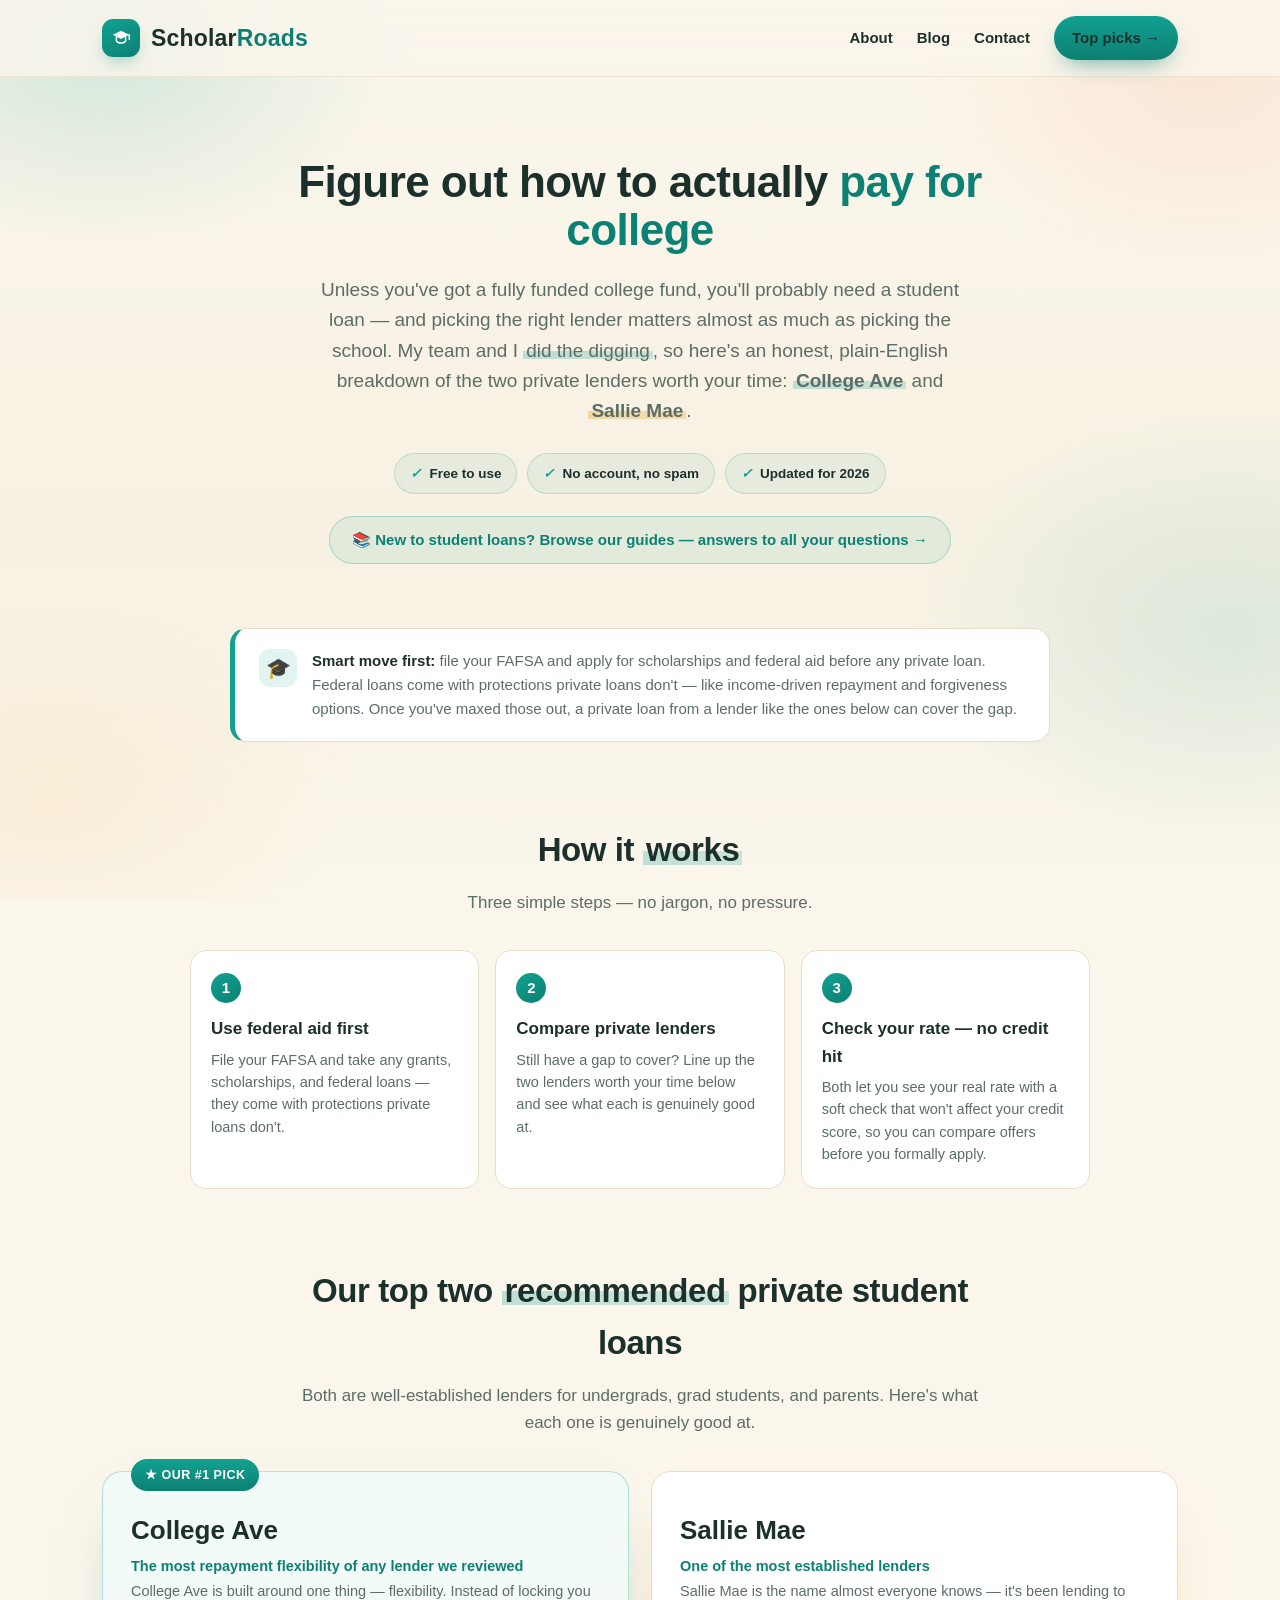
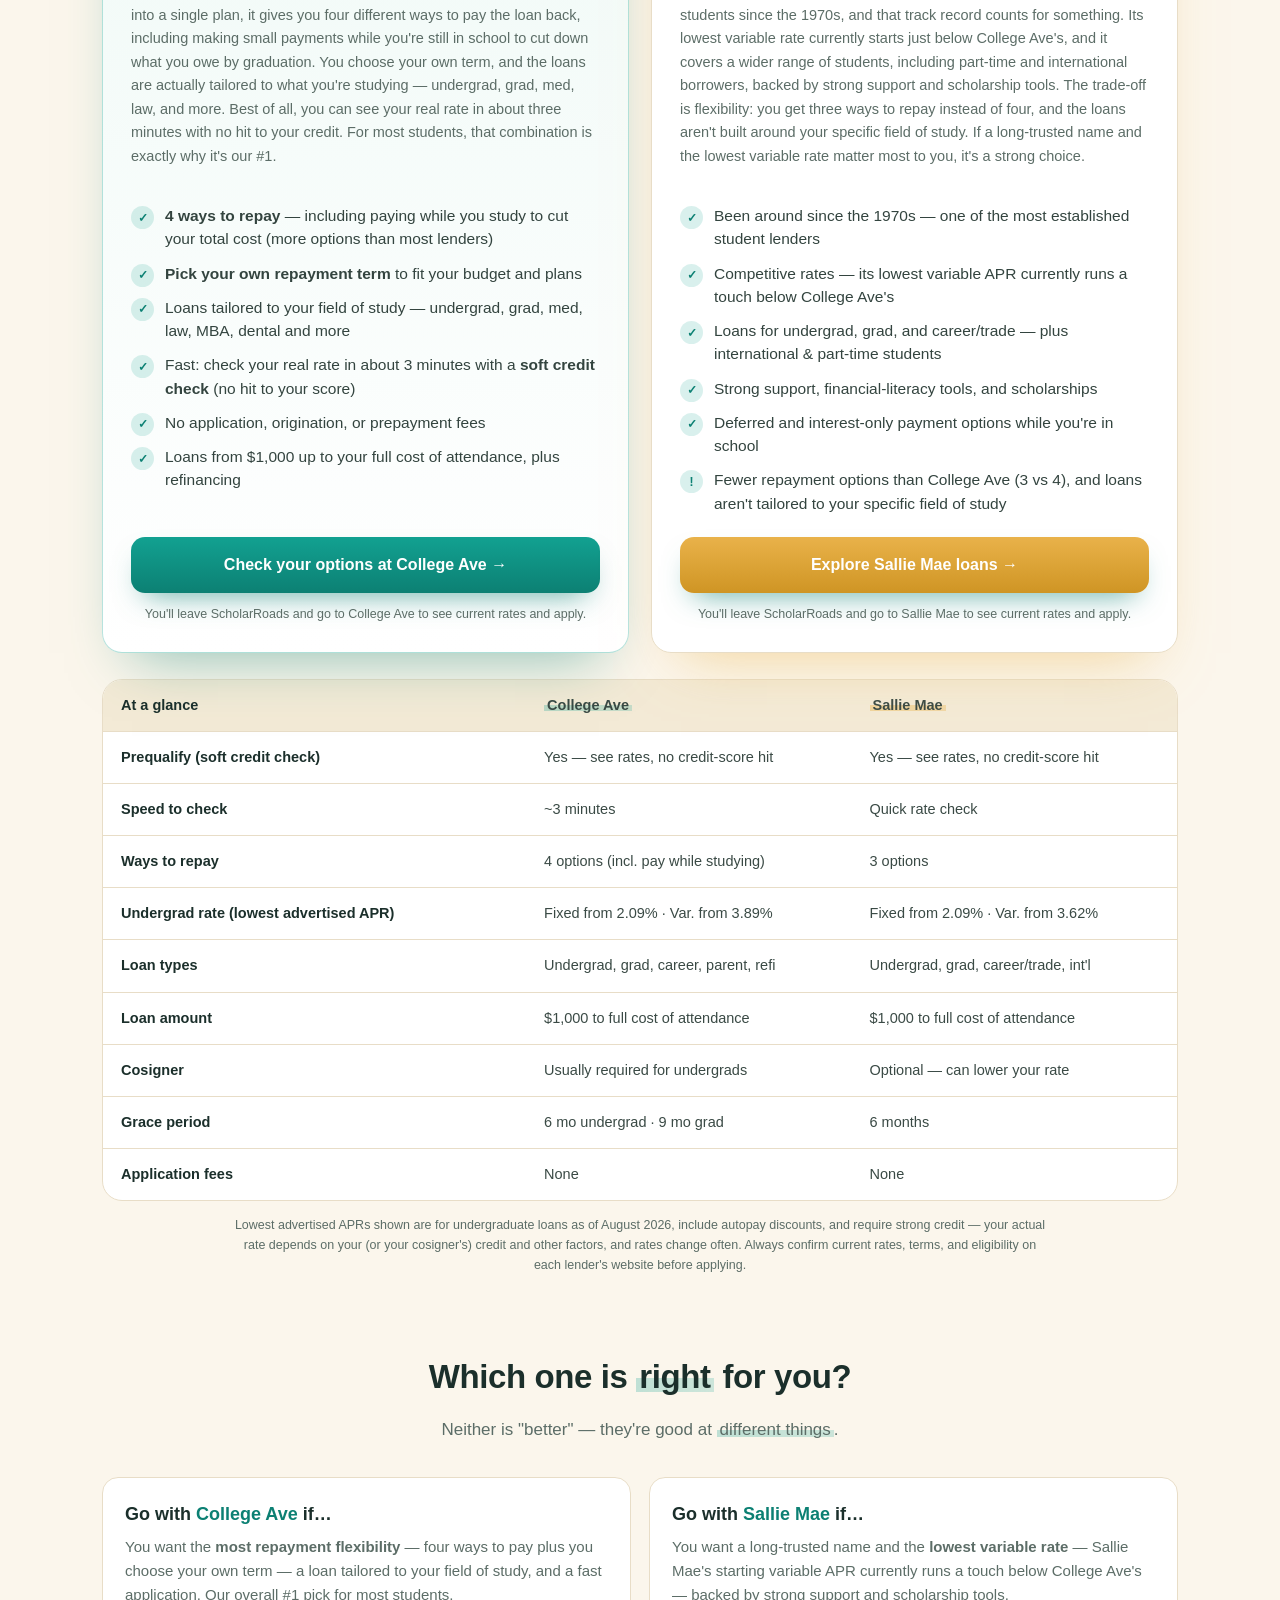
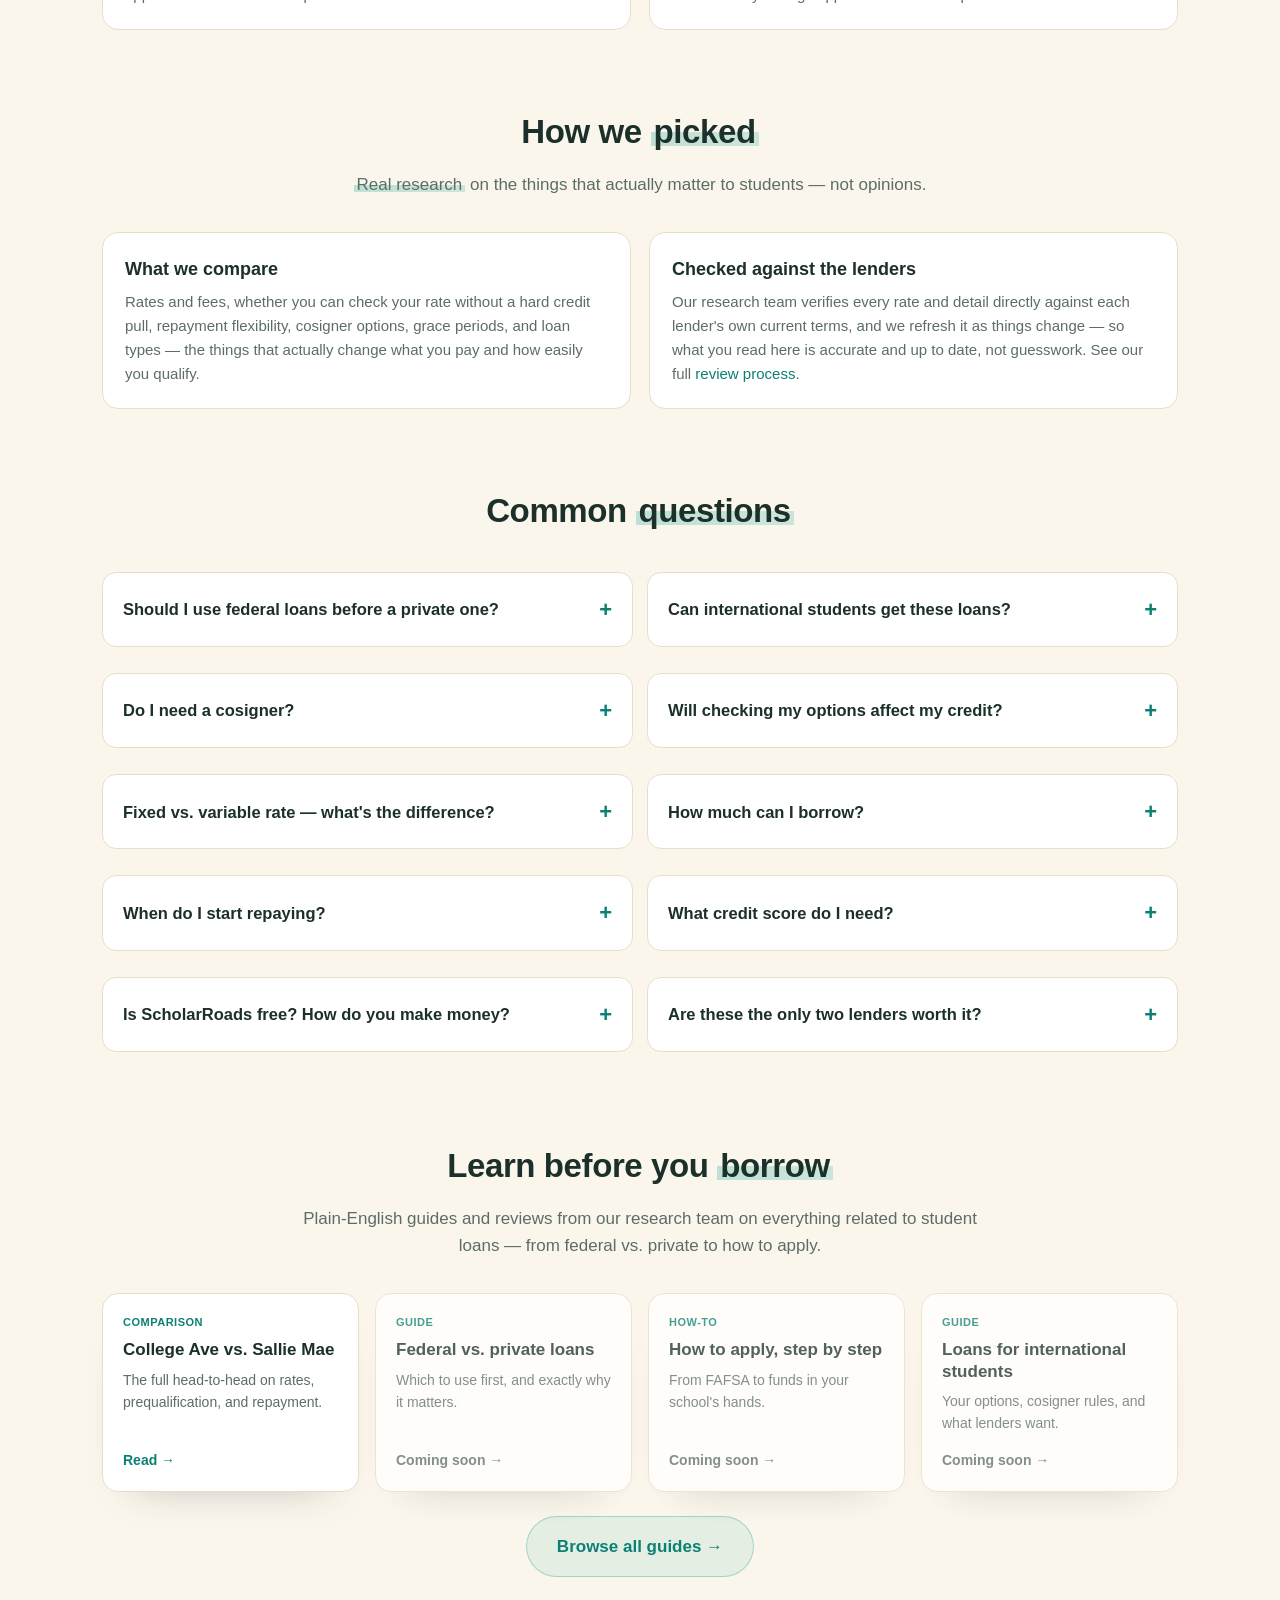
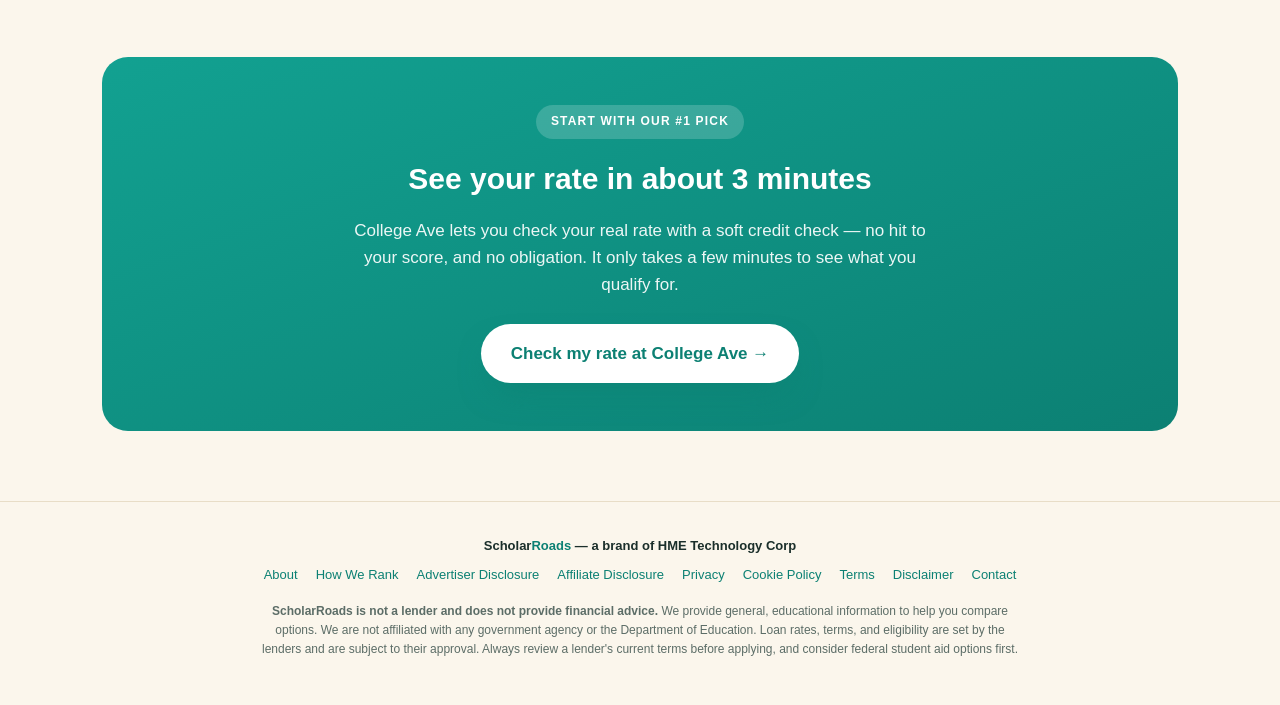
<file: index.html>
<!DOCTYPE html>
<html lang="en">
<head>
<meta charset="UTF-8" />
<meta name="viewport" content="width=device-width, initial-scale=1.0" />
<title>Everything You Need to Know About Student Loans — ScholarRoads</title>
<meta name="description" content="Honest, easy-to-follow guides that walk you through student loans step by step, so you can borrow with confidence." />
<meta property="og:type" content="website" />
<meta property="og:site_name" content="ScholarRoads" />
<meta property="og:title" content="Everything You Need to Know About Student Loans" />
<meta property="og:description" content="Honest, easy-to-follow guides that walk you through student loans step by step, so you can borrow with confidence." />
<meta property="og:url" content="https://www.scholarroads.com/" />
<meta name="twitter:card" content="summary_large_image" />
<meta name="twitter:title" content="Everything You Need to Know About Student Loans" />
<meta name="twitter:description" content="Honest, easy-to-follow guides that walk you through student loans step by step, so you can borrow with confidence." />
<!--  ============================================================
      SWAP THESE TWO PLACEHOLDER LINKS BEFORE GOING LIVE
      (search for COLLEGEAVE_URL and SALLIEMAE_URL in the script at the bottom)
      ============================================================ -->
<style>
  :root{
    --teal:#12a191; --teal-d:#0c8073; --teal-l:#57c6ba; --sky:#bfe9e2;
    --cream:#fbf6ec; --cream-2:#f3ead6; --card:#ffffff;
    --ink:#1b2f2b; --muted:#5c6d67; --coral:#ff8a5b; --gold:#e9b24a;
    --line:#e8ddc7; --radius:20px; --max:1120px;
  }
  *{box-sizing:border-box;margin:0;padding:0}
  html{scroll-behavior:smooth}
  body{color:var(--ink);background:var(--cream);
    font-family:-apple-system,BlinkMacSystemFont,"Segoe UI",Roboto,Helvetica,Arial,sans-serif;
    line-height:1.6;-webkit-font-smoothing:antialiased;overflow-x:hidden}
  /* soft welcoming background */
  body::before{content:"";position:fixed;inset:0;z-index:0;pointer-events:none;
    background:
      radial-gradient(38% 34% at 8% 6%, rgba(18,161,145,.16), transparent 62%),
      radial-gradient(36% 34% at 94% 8%, rgba(255,138,91,.14), transparent 62%),
      radial-gradient(40% 40% at 96% 70%, rgba(18,161,145,.12), transparent 62%),
      radial-gradient(38% 36% at 4% 88%, rgba(233,178,74,.12), transparent 62%),
      linear-gradient(180deg,#fbf6ec 0%, #f7f1e3 60%, #fbf6ec 100%)}
  .wrap{position:relative;z-index:1;max-width:var(--max);margin:0 auto;padding:0 22px}
  a{color:var(--teal-d);text-decoration:none} a:hover{color:var(--teal)}

  /* header */
  .topbar{position:sticky;top:0;z-index:30;background:rgba(251,246,236,.82);
    backdrop-filter:blur(12px);border-bottom:1px solid rgba(232,221,199,.7)}
  .topbar .inner{max-width:var(--max);margin:0 auto;padding:16px 22px;display:flex;align-items:center;justify-content:space-between}
  .logo{display:flex;align-items:center;gap:0;font-weight:800;font-size:23px;letter-spacing:.2px;color:var(--ink)}
  .logo .mk{width:38px;height:38px;border-radius:11px;margin-right:11px;background:linear-gradient(150deg,var(--teal),var(--teal-d));
    display:flex;align-items:center;justify-content:center;flex:0 0 auto;box-shadow:0 8px 20px -8px rgba(12,128,115,.6)}
  .logo .mk svg{width:22px;height:22px}
  .logo span{color:var(--teal-d)}
  .logo:hover{color:var(--ink)}
  .navcta{display:inline-flex;align-items:center;gap:8px;background:linear-gradient(180deg,var(--teal),var(--teal-d));
    color:#fff;font-weight:700;font-size:14px;padding:10px 18px;border-radius:999px;box-shadow:0 10px 24px -10px rgba(12,128,115,.7)}
  .navcta:hover{color:#fff;transform:translateY(-1px);transition:.15s}
  .topnav{display:flex;align-items:center;gap:24px}
  .topnav a{font-weight:700;font-size:15px;color:var(--ink)}
  .topnav a:hover{color:var(--teal-d)}
  @media(max-width:640px){.topnav a:not(.navcta){display:none}}

  /* advertiser disclosure strip */
  .addisc{background:var(--cream-2);border-bottom:1px solid var(--line);font-size:12.5px;color:var(--muted);text-align:center;padding:8px 16px}
  .addisc a{font-weight:700;text-decoration:underline}

  section{position:relative;z-index:1}
  .eyebrow{display:inline-block;font-size:12.5px;font-weight:800;letter-spacing:1px;text-transform:uppercase;
    color:var(--teal-d);background:rgba(18,161,145,.12);padding:6px 13px;border-radius:999px;margin-bottom:16px}

  /* hero */
  .hero{text-align:center;padding:44px 0 30px;max-width:820px;margin:0 auto}
  .hero h1{font-size:44px;line-height:1.1;font-weight:800;letter-spacing:-.6px}
  .hero h1 .hl{color:var(--teal-d)}
  .mark{background:linear-gradient(120deg,rgba(18,161,145,.26),rgba(18,161,145,.20));background-repeat:no-repeat;background-size:100% 38%;background-position:0 84%;padding:0 3px;border-radius:2px}
  .mark-gold{background:linear-gradient(120deg,rgba(233,178,74,.42),rgba(233,178,74,.34));background-repeat:no-repeat;background-size:100% 38%;background-position:0 84%;padding:0 3px;border-radius:2px}
  .faqgrid{display:grid;grid-template-columns:1fr 1fr;gap:14px;align-items:start}
  @media(max-width:720px){.faqgrid{grid-template-columns:1fr}}
  .hero p.sub{font-size:19px;color:var(--muted);margin:20px auto 0;max-width:640px}
  .cta-row{display:flex;gap:14px;justify-content:center;flex-wrap:wrap;margin-top:30px}
  .btn{display:inline-flex;align-items:center;justify-content:center;gap:9px;font-weight:800;font-size:17px;
    padding:16px 30px;border-radius:999px;border:0;cursor:pointer;transition:.15s}
  .btn-primary{background:linear-gradient(180deg,var(--teal),var(--teal-d));color:#fff;box-shadow:0 16px 34px -14px rgba(12,128,115,.75)}
  .btn-primary:hover{color:#fff;transform:translateY(-2px)}
  .btn-ghost{background:rgba(18,161,145,.09);color:var(--teal-d);border:1.5px solid rgba(18,161,145,.32)}
  .btn-ghost:hover{background:rgba(18,161,145,.15);border-color:var(--teal)}
  .chips{display:flex;gap:10px;justify-content:center;flex-wrap:wrap;margin-top:26px}
  .chip{display:inline-flex;align-items:center;gap:8px;font-size:13.5px;font-weight:700;color:var(--ink);
    background:rgba(18,161,145,.07);border:1px solid rgba(18,161,145,.22);padding:9px 15px;border-radius:999px}
  .chip i{color:var(--teal)}
  .hero-guides{display:inline-block;margin-top:22px;font-weight:700;font-size:15px;color:var(--teal-d);
    background:rgba(18,161,145,.09);border:1px solid rgba(18,161,145,.28);padding:11px 22px;border-radius:999px;text-decoration:none;transition:.15s}
  .hero-guides:hover{background:rgba(18,161,145,.15);color:var(--teal-d);transform:translateY(-1px)}

  /* "before you borrow" note */
  .note{max-width:820px;margin:34px auto 0;background:#fff;border:1px solid var(--line);border-left:5px solid var(--teal);
    border-radius:16px;padding:20px 24px;display:flex;gap:15px;align-items:flex-start}
  .note .ic{flex:0 0 auto;width:38px;height:38px;border-radius:11px;background:rgba(18,161,145,.12);color:var(--teal-d);
    display:flex;align-items:center;justify-content:center;font-size:20px}
  .note b{color:var(--ink)}
  .note p{color:var(--muted);font-size:15px}

  /* section head */
  .shead{text-align:center;max-width:680px;margin:76px auto 34px}
  .shead h2{font-size:33px;font-weight:800;letter-spacing:-.4px}
  .shead p{color:var(--muted);font-size:17px;margin-top:12px}

  /* lender cards */
  .picks{display:grid;grid-template-columns:1fr 1fr;gap:22px}
  @media(max-width:820px){.picks{grid-template-columns:1fr}}
  .lender{background:var(--card);border:1px solid var(--line);border-radius:var(--radius);padding:28px;position:relative;
    box-shadow:0 26px 50px -34px rgba(27,47,43,.5);display:flex;flex-direction:column;transition:transform .16s ease, box-shadow .16s ease}
  .lender:hover{transform:translateY(-6px)}
  .lender .rank{position:absolute;top:-13px;left:28px;background:linear-gradient(180deg,var(--teal),var(--teal-d));color:#fff;
    font-size:12.5px;font-weight:800;letter-spacing:.5px;text-transform:uppercase;padding:6px 14px;border-radius:999px}
  .lender.two .rank{background:linear-gradient(180deg,var(--gold),#cf9524)}
  .lender.one{background:linear-gradient(180deg,#f1faf7,#ffffff);border-color:rgba(18,161,145,.30);box-shadow:0 30px 56px -30px rgba(12,128,115,.5)}
  .lender.two{box-shadow:0 30px 56px -30px rgba(233,178,74,.55)}
  .lender h3{font-size:26px;font-weight:800;margin-top:10px}
  .lender .tagline{color:var(--teal-d);font-weight:700;font-size:14.5px;margin-top:4px}
  .lender ul{list-style:none;margin:20px 0 0;display:flex;flex-direction:column;gap:11px}
  .lender li{position:relative;padding-left:34px;font-size:15.5px;color:#33443f;line-height:1.5}
  .lender li i{position:absolute;left:0;top:2px;width:23px;height:23px;border-radius:50%;background:rgba(18,161,145,.16);color:var(--teal-d);
    display:inline-flex;align-items:center;justify-content:center;font-size:12px;font-style:normal;font-weight:900}
  .lender .foot{margin-top:auto;padding-top:22px}
  .lender .apply{display:flex;width:100%;align-items:center;justify-content:center;gap:9px;font-weight:800;font-size:16px;
    padding:15px;border-radius:14px;background:linear-gradient(180deg,var(--teal),var(--teal-d));color:#fff;box-shadow:0 14px 30px -14px rgba(12,128,115,.7)}
  .lender.two .apply{background:linear-gradient(180deg,var(--gold),#cf9524)}
  .lender .apply:hover{color:#fff;transform:translateY(-2px);transition:.15s}
  .lender small.fine{display:block;text-align:center;color:var(--muted);font-size:12.5px;margin-top:11px}

  /* at-a-glance table */
  .glance{margin-top:26px;background:#fff;border:1px solid var(--line);border-radius:var(--radius);overflow:hidden}
  .glance .row{display:grid;grid-template-columns:1.3fr 1fr 1fr;border-top:1px solid var(--line)}
  .glance .row:first-child{border-top:0}
  .glance .row>div{padding:14px 18px;font-size:14.5px}
  .glance .row.head>div{background:var(--cream-2);font-weight:800;color:var(--ink)}
  .glance .row>div:first-child{font-weight:700;color:var(--ink)}
  .glance .row>div:nth-child(n+2){color:#3a4a45}
  @media(max-width:620px){.glance .row>div{padding:11px 12px;font-size:13px}}

  /* which is right */
  .which{display:grid;grid-template-columns:1fr 1fr;gap:18px;margin-top:26px}
  @media(max-width:720px){.which{grid-template-columns:1fr}}
  .which .box{background:#fff;border:1px solid var(--line);border-radius:16px;padding:22px}
  .which .box h4{font-size:18px;font-weight:800;margin-bottom:6px}
  .which .box p{color:var(--muted);font-size:15px}
  .which .box .who{color:var(--teal-d);font-weight:800}

  /* guide cards */
  .gcards{display:grid;grid-template-columns:repeat(4,1fr);gap:16px;margin-top:26px}
  @media(max-width:900px){.gcards{grid-template-columns:1fr 1fr}}
  @media(max-width:520px){.gcards{grid-template-columns:1fr}}
  a.gcard{text-decoration:none;background:#fff;border:1px solid var(--line);border-radius:16px;padding:20px;display:flex;flex-direction:column;
    box-shadow:0 22px 44px -34px rgba(27,47,43,.4);transition:.15s}
  a.gcard:hover{transform:translateY(-4px);border-color:var(--teal-l);box-shadow:0 28px 50px -28px rgba(12,128,115,.5)}
  .gcard .tag{font-size:11px;font-weight:800;letter-spacing:.5px;text-transform:uppercase;color:var(--teal-d);margin-bottom:8px}
  .gcard h4{font-size:17px;font-weight:800;color:var(--ink);line-height:1.25}
  .gcard p{color:var(--muted);font-size:14px;margin-top:8px;flex:1}
  .gcard .go{margin-top:14px;font-weight:800;color:var(--teal-d);font-size:14px}
  .gcard.soon{opacity:.75}
  .gcard.soon .go{color:var(--muted)}

  /* faq */
  details{background:#fff;border:1px solid var(--line);border-radius:14px;padding:4px 20px;margin-bottom:12px}
  details summary{cursor:pointer;font-weight:700;font-size:16.5px;padding:15px 0;list-style:none;display:flex;justify-content:space-between;align-items:center;color:var(--ink)}
  details summary::-webkit-details-marker{display:none}
  details summary::after{content:"+";color:var(--teal-d);font-size:22px;font-weight:700}
  details[open] summary::after{content:"–"}
  details p{color:var(--muted);font-size:15.5px;padding:0 0 18px}

  /* final cta */
  .final{margin:80px auto 0;background:linear-gradient(160deg,var(--teal),var(--teal-d));border-radius:26px;
    padding:48px 30px;text-align:center;color:#fff;max-width:var(--max);position:relative;overflow:hidden}
  .final h2{font-size:30px;font-weight:800}
  .final p{color:rgba(255,255,255,.92);font-size:17px;margin:14px auto 0;max-width:580px}
  .final-eyebrow{display:inline-block;font-size:12px;font-weight:800;letter-spacing:1.2px;text-transform:uppercase;color:#fff;background:rgba(255,255,255,.18);padding:7px 15px;border-radius:999px;margin-bottom:16px}
  .final .cta-row{margin-top:26px}
  .final .btn-primary{background:#fff;color:var(--teal-d)}
  .final .btn-primary:hover{color:var(--teal-d)}

  /* footer */
  footer{position:relative;z-index:1;margin-top:70px;border-top:1px solid var(--line);padding:34px 0 46px;text-align:center;color:var(--muted);font-size:13px}
  footer .legal{display:flex;gap:16px 18px;justify-content:center;flex-wrap:wrap;margin-bottom:16px}
  footer .brandline{font-weight:800;color:var(--ink);margin-bottom:8px}
  footer .brandline span{color:var(--teal-d)}
  footer .disc{max-width:760px;margin:12px auto 0;font-size:12px;line-height:1.6}
</style>
</head>
<body>
  <header class="topbar"><div class="inner">
    <a class="logo" href="index.html">
      <span class="mk"><svg viewBox="0 0 24 24" fill="none"><path d="M3 8.5L12 4l9 4.5-9 4.5-9-4.5z" fill="#fff"/><path d="M7 11v4c0 1.1 2.24 2.5 5 2.5s5-1.4 5-2.5v-4" stroke="#fff" stroke-width="1.7" fill="none" stroke-linecap="round"/><path d="M21 8.5v5" stroke="#fff" stroke-width="1.7" stroke-linecap="round"/></svg></span>
      Scholar<span>Roads</span>
    </a>
    <nav class="topnav">
      <a href="about.html">About</a>
      <a href="blog.html">Blog</a>
      <a href="contact.html">Contact</a>
      <a class="navcta" href="#picks">Top picks →</a>
    </nav>
  </div></header>

  <div class="addisc">Advertiser disclosure: we may earn a commission if you apply through our links — at no extra cost to you. This can affect which products we feature and where. <a href="advertiser-disclosure.html">How we make money</a>.</div>

  <!-- HERO -->
  <section class="wrap">
    <div class="hero">
      <h1>Figure out how to actually <span class="hl">pay for college</span></h1>
      <p class="sub">Unless you've got a fully funded college fund, you'll probably need a student loan — and picking the right lender matters almost as much as picking the school. My team and I <span class="mark">did the digging</span>, so here's an honest, plain-English breakdown of the two private lenders worth your time: <span class="mark"><strong>College Ave</strong></span> and <span class="mark-gold"><strong>Sallie Mae</strong></span>.</p>
      <div class="chips">
        <span class="chip"><i>✓</i> Free to use</span>
        <span class="chip"><i>✓</i> No account, no spam</span>
        <span class="chip"><i>✓</i> Updated for 2026</span>
      </div>
      <a class="hero-guides" href="blog.html">📚 New to student loans? <strong>Browse our guides</strong> — answers to all your questions →</a>
    </div>

    <div class="note">
      <div class="ic">🎓</div>
      <div><p><b>Smart move first:</b> file your FAFSA and apply for scholarships and federal aid before any private loan. Federal loans come with protections private loans don't — like income-driven repayment and forgiveness options. Once you've maxed those out, a private loan from a lender like the ones below can cover the gap.</p></div>
    </div>
  </section>

  <!-- HOW IT WORKS -->
  <section class="wrap" style="padding-top:6px">
    <style>
      .steps{display:grid;grid-template-columns:repeat(3,1fr);gap:16px;max-width:900px;margin:20px auto 0}
      @media(max-width:720px){.steps{grid-template-columns:1fr}}
      .steps .step{background:#fff;border:1px solid var(--line);border-radius:16px;padding:22px 20px}
      .steps .num{display:inline-flex;align-items:center;justify-content:center;width:30px;height:30px;border-radius:50%;background:linear-gradient(150deg,var(--teal),var(--teal-d));color:#fff;font-weight:800;font-size:15px;margin-bottom:12px}
      .steps h4{font-size:17px;font-weight:800;color:var(--ink);margin-bottom:6px}
      .steps p{color:var(--muted);font-size:14.5px;line-height:1.55}
    </style>
    <div class="shead"><h2>How it <span class="mark">works</span></h2><p>Three simple steps — no jargon, no pressure.</p></div>
    <div class="steps">
      <div class="step"><span class="num">1</span><h4>Use federal aid first</h4><p>File your FAFSA and take any grants, scholarships, and federal loans — they come with protections private loans don't.</p></div>
      <div class="step"><span class="num">2</span><h4>Compare private lenders</h4><p>Still have a gap to cover? Line up the two lenders worth your time below and see what each is genuinely good at.</p></div>
      <div class="step"><span class="num">3</span><h4>Check your rate — no credit hit</h4><p>Both let you see your real rate with a soft check that won't affect your credit score, so you can compare offers before you formally apply.</p></div>
    </div>
  </section>

  <!-- PICKS -->
  <section class="wrap" id="picks">
    <div class="shead">
      <h2>Our top two <span class="mark">recommended</span> private student loans</h2>
      <p>Both are well-established lenders for undergrads, grad students, and parents. Here's what each one is genuinely good at.</p>
    </div>

    <div class="picks">
      <div class="lender one">
        <span class="rank">★ Our #1 pick</span>
        <h3>College Ave</h3>
        <div class="tagline">The most repayment flexibility of any lender we reviewed</div>
        <p class="blurb" style="color:var(--muted);font-size:14.5px;line-height:1.62;margin:2px 0 16px">College Ave is built around one thing — flexibility. Instead of locking you into a single plan, it gives you four different ways to pay the loan back, including making small payments while you're still in school to cut down what you owe by graduation. You choose your own term, and the loans are actually tailored to what you're studying — undergrad, grad, med, law, and more. Best of all, you can see your real rate in about three minutes with no hit to your credit. For most students, that combination is exactly why it's our #1.</p>
        <ul>
          <li><i>✓</i> <strong>4 ways to repay</strong> — including paying while you study to cut your total cost (more options than most lenders)</li>
          <li><i>✓</i> <strong>Pick your own repayment term</strong> to fit your budget and plans</li>
          <li><i>✓</i> Loans tailored to your field of study — undergrad, grad, med, law, MBA, dental and more</li>
          <li><i>✓</i> Fast: check your real rate in about 3 minutes with a <strong>soft credit check</strong> (no hit to your score)</li>
          <li><i>✓</i> No application, origination, or prepayment fees</li>
          <li><i>✓</i> Loans from $1,000 up to your full cost of attendance, plus refinancing</li>
        </ul>
        <div class="foot">
          <a class="apply cta" data-lender="collegeave" href="#" target="_blank" rel="sponsored noopener">Check your options at College Ave →</a>
          <small class="fine">You'll leave ScholarRoads and go to College Ave to see current rates and apply.</small>
        </div>
      </div>

      <div class="lender two">
        <h3>Sallie Mae</h3>
        <div class="tagline">One of the most established lenders</div>
        <p class="blurb" style="color:var(--muted);font-size:14.5px;line-height:1.62;margin:2px 0 16px">Sallie Mae is the name almost everyone knows — it's been lending to students since the 1970s, and that track record counts for something. Its lowest variable rate currently starts just below College Ave's, and it covers a wider range of students, including part-time and international borrowers, backed by strong support and scholarship tools. The trade-off is flexibility: you get three ways to repay instead of four, and the loans aren't built around your specific field of study. If a long-trusted name and the lowest variable rate matter most to you, it's a strong choice.</p>
        <ul>
          <li><i>✓</i> Been around since the 1970s — one of the most established student lenders</li>
          <li><i>✓</i> Competitive rates — its lowest variable APR currently runs a touch below College Ave's</li>
          <li><i>✓</i> Loans for undergrad, grad, and career/trade — plus international &amp; part-time students</li>
          <li><i>✓</i> Strong support, financial-literacy tools, and scholarships</li>
          <li><i>✓</i> Deferred and interest-only payment options while you're in school</li>
          <li><i>!</i> Fewer repayment options than College Ave (3 vs 4), and loans aren't tailored to your specific field of study</li>
        </ul>
        <div class="foot">
          <a class="apply cta" data-lender="salliemae" href="#" target="_blank" rel="sponsored noopener">Explore Sallie Mae loans →</a>
          <small class="fine">You'll leave ScholarRoads and go to Sallie Mae to see current rates and apply.</small>
        </div>
      </div>
    </div>

    <!-- at a glance -->
    <div class="glance">
      <div class="row head"><div>At a glance</div><div><span class="mark">College Ave</span></div><div><span class="mark-gold">Sallie Mae</span></div></div>
      <div class="row"><div>Prequalify (soft credit check)</div><div>Yes — see rates, no credit-score hit</div><div>Yes — see rates, no credit-score hit</div></div>
      <div class="row"><div>Speed to check</div><div>~3 minutes</div><div>Quick rate check</div></div>
      <div class="row"><div>Ways to repay</div><div>4 options (incl. pay while studying)</div><div>3 options</div></div>
      <div class="row"><div>Undergrad rate (lowest advertised APR)</div><div>Fixed from 2.09% · Var. from 3.89%</div><div>Fixed from 2.09% · Var. from 3.62%</div></div>
      <div class="row"><div>Loan types</div><div>Undergrad, grad, career, parent, refi</div><div>Undergrad, grad, career/trade, int'l</div></div>
      <div class="row"><div>Loan amount</div><div>$1,000 to full cost of attendance</div><div>$1,000 to full cost of attendance</div></div>
      <div class="row"><div>Cosigner</div><div>Usually required for undergrads</div><div>Optional — can lower your rate</div></div>
      <div class="row"><div>Grace period</div><div>6 mo undergrad · 9 mo grad</div><div>6 months</div></div>
      <div class="row"><div>Application fees</div><div>None</div><div>None</div></div>
    </div>
    <p style="text-align:center;color:var(--muted);font-size:12.5px;margin-top:14px;max-width:820px;margin-left:auto;margin-right:auto">Lowest advertised APRs shown are for undergraduate loans as of August 2026, include autopay discounts, and require strong credit — your actual rate depends on your (or your cosigner's) credit and other factors, and rates change often. Always confirm current rates, terms, and eligibility on each lender's website before applying.</p>
  </section>

  <!-- WHICH IS RIGHT -->
  <section class="wrap">
    <div class="shead"><h2>Which one is <span class="mark">right</span> for you?</h2><p>Neither is "better" — they're good at <span class="mark">different things</span>.</p></div>
    <div class="which">
      <div class="box"><h4>Go with <span class="who">College Ave</span> if…</h4><p>You want the <strong>most repayment flexibility</strong> — four ways to pay plus you choose your own term — a loan tailored to your field of study, and a fast application. Our overall #1 pick for most students.</p></div>
      <div class="box"><h4>Go with <span class="who">Sallie Mae</span> if…</h4><p>You want a long-trusted name and the <strong>lowest variable rate</strong> — Sallie Mae's starting variable APR currently runs a touch below College Ave's — backed by strong support and scholarship tools.</p></div>
    </div>
  </section>

  <!-- HOW WE PICKED -->
  <section class="wrap" id="how">
    <div class="shead"><h2>How we <span class="mark">picked</span></h2><p><span class="mark">Real research</span> on the things that actually matter to students — not opinions.</p></div>
    <div class="which">
      <div class="box"><h4>What we compare</h4><p>Rates and fees, whether you can check your rate without a hard credit pull, repayment flexibility, cosigner options, grace periods, and loan types — the things that actually change what you pay and how easily you qualify.</p></div>
      <div class="box"><h4>Checked against the lenders</h4><p>Our research team verifies every rate and detail directly against each lender's own current terms, and we refresh it as things change — so what you read here is accurate and up to date, not guesswork. See our full <a href="methodology.html">review process</a>.</p></div>
    </div>
  </section>

  <!-- FAQ -->
  <section class="wrap">
    <div class="shead"><h2>Common <span class="mark">questions</span></h2></div>
    <div class="faqgrid">
      <details><summary>Should I use federal loans before a private one?</summary><p>Almost always, yes. Federal loans (via the FAFSA) come with protections private loans don't — income-driven repayment, forgiveness options, and flexible hardship programs. Use federal aid and scholarships first, then a private loan to cover any remaining gap.</p></details>
      <details><summary>Can international students get these loans?</summary><p>Yes. Both College Ave and Sallie Mae offer options for international students — usually with a creditworthy U.S. cosigner, since most don't have a U.S. credit history. Federal loans, by contrast, aren't available to international students. See our <a href="blog.html">international students guide</a>.</p></details>
      <details><summary>Do I need a cosigner?</summary><p>Often, yes. College Ave typically requires a creditworthy cosigner for undergraduate and international students. Sallie Mae doesn't strictly require one, but most students without established credit will need one to qualify — and either way, a cosigner with good credit can get you a lower rate.</p></details>
      <details><summary>Will checking my options affect my credit?</summary><p><strong>Both</strong> College Ave and Sallie Mae let you check your rate with a <strong>soft credit check</strong> that has no impact on your score — only the final application triggers a hard check. So you can see your real offers from both before you commit.</p></details>
      <details><summary>Fixed vs. variable rate — what's the difference?</summary><p>A fixed rate stays the same for the life of the loan, so payments are predictable. A variable rate can start lower but rise or fall with the market. Both lenders offer both; fixed is the safer choice if you want certainty.</p></details>
      <details><summary>How much can I borrow?</summary><p>With both lenders, loans start at $1,000 and go up to your school's total certified cost of attendance — tuition plus expenses like housing, books, and fees. You can't borrow more than your school certifies.</p></details>
      <details><summary>When do I start repaying?</summary><p>You usually get a grace period after leaving school before full payments begin (around 6 months, longer for some graduate programs). Paying even a little while you're in school — interest-only or a flat monthly amount — can save you a lot over the life of the loan.</p></details>
      <details><summary>What credit score do I need?</summary><p>There's no single cutoff — lenders look at your (or your cosigner's) full credit profile and income. Stronger credit means a lower rate, and a creditworthy cosigner can help you qualify or improve your rate. Both lenders let you check your rate with a soft pull first, so you can see where you stand without any impact on your score.</p></details>
      <details><summary>Is ScholarRoads free? How do you make money?</summary><p>It's completely free to use. We earn a commission from lenders when you apply through our links, at no extra cost to you — which can influence which lenders we feature, so we disclose it openly. We're not a lender and we don't collect your personal or financial information.</p></details>
      <details><summary>Are these the only two lenders worth it?</summary><p>No — these are our two top picks for most students right now, chosen for rates, flexibility, and reputation. Other good private lenders exist, and the best choice depends on your situation. Always compare current offers before you commit.</p></details>
    </div>
  </section>

  <!-- GUIDES -->
  <section class="wrap">
    <div class="shead"><h2>Learn before you <span class="mark">borrow</span></h2><p>Plain-English guides and reviews from our research team on everything related to student loans — from federal vs. private to how to apply.</p></div>
    <div class="gcards">
      <a class="gcard" href="college-ave-vs-sallie-mae.html"><span class="tag">Comparison</span><h4>College Ave vs. Sallie Mae</h4><p>The full head-to-head on rates, prequalification, and repayment.</p><span class="go">Read →</span></a>
      <a class="gcard soon" href="blog.html"><span class="tag">Guide</span><h4>Federal vs. private loans</h4><p>Which to use first, and exactly why it matters.</p><span class="go">Coming soon →</span></a>
      <a class="gcard soon" href="blog.html"><span class="tag">How-to</span><h4>How to apply, step by step</h4><p>From FAFSA to funds in your school's hands.</p><span class="go">Coming soon →</span></a>
      <a class="gcard soon" href="blog.html"><span class="tag">Guide</span><h4>Loans for international students</h4><p>Your options, cosigner rules, and what lenders want.</p><span class="go">Coming soon →</span></a>
    </div>
    <div style="text-align:center;margin-top:24px"><a class="btn btn-ghost" href="blog.html">Browse all guides →</a></div>
  </section>

  <!-- FINAL CTA -->
  <section class="wrap">
    <div class="final">
      <span class="final-eyebrow">Start with our #1 pick</span>
      <h2>See your rate in about 3 minutes</h2>
      <p>College Ave lets you check your real rate with a soft credit check — no hit to your score, and no obligation. It only takes a few minutes to see what you qualify for.</p>
      <div class="cta-row">
        <a class="btn btn-primary cta" data-lender="collegeave" href="#" target="_blank" rel="sponsored noopener">Check my rate at College Ave →</a>
      </div>
    </div>
  </section>

  <!-- FOOTER -->
  <footer><div class="wrap">
    <div class="brandline">Scholar<span>Roads</span> — a brand of HME Technology Corp</div>
    <div class="legal">
      <a href="about.html">About</a>
      <a href="methodology.html">How We Rank</a>
      <a href="advertiser-disclosure.html">Advertiser Disclosure</a>
      <a href="affiliate-disclosure.html">Affiliate Disclosure</a>
      <a href="privacy.html">Privacy</a>
      <a href="cookie.html">Cookie Policy</a>
      <a href="terms.html">Terms</a>
      <a href="disclaimer.html">Disclaimer</a>
      <a href="contact.html">Contact</a>
    </div>
    <p class="disc"><strong>ScholarRoads is not a lender and does not provide financial advice.</strong> We provide general, educational information to help you compare options. We are not affiliated with any government agency or the Department of Education. Loan rates, terms, and eligibility are set by the lenders and are subject to their approval. Always review a lender's current terms before applying, and consider federal student aid options first.</p>
  </div></footer>

<script>
  /* ===== SWAP THESE TWO PLACEHOLDER LINKS BEFORE GOING LIVE ===== */
  var COLLEGEAVE_URL = "https://www.collegeave.com/";
  var SALLIEMAE_URL  = "https://www.salliemae.com/";
  /* ============================================================== */
  document.querySelectorAll("a.cta").forEach(function(a){
    var url = a.getAttribute("data-lender") === "salliemae" ? SALLIEMAE_URL : COLLEGEAVE_URL;
    a.setAttribute("href", url);
    a.setAttribute("target", "_blank");
    a.setAttribute("rel", "sponsored noopener noreferrer");
  });
</script>
</body>
</html>
</file>
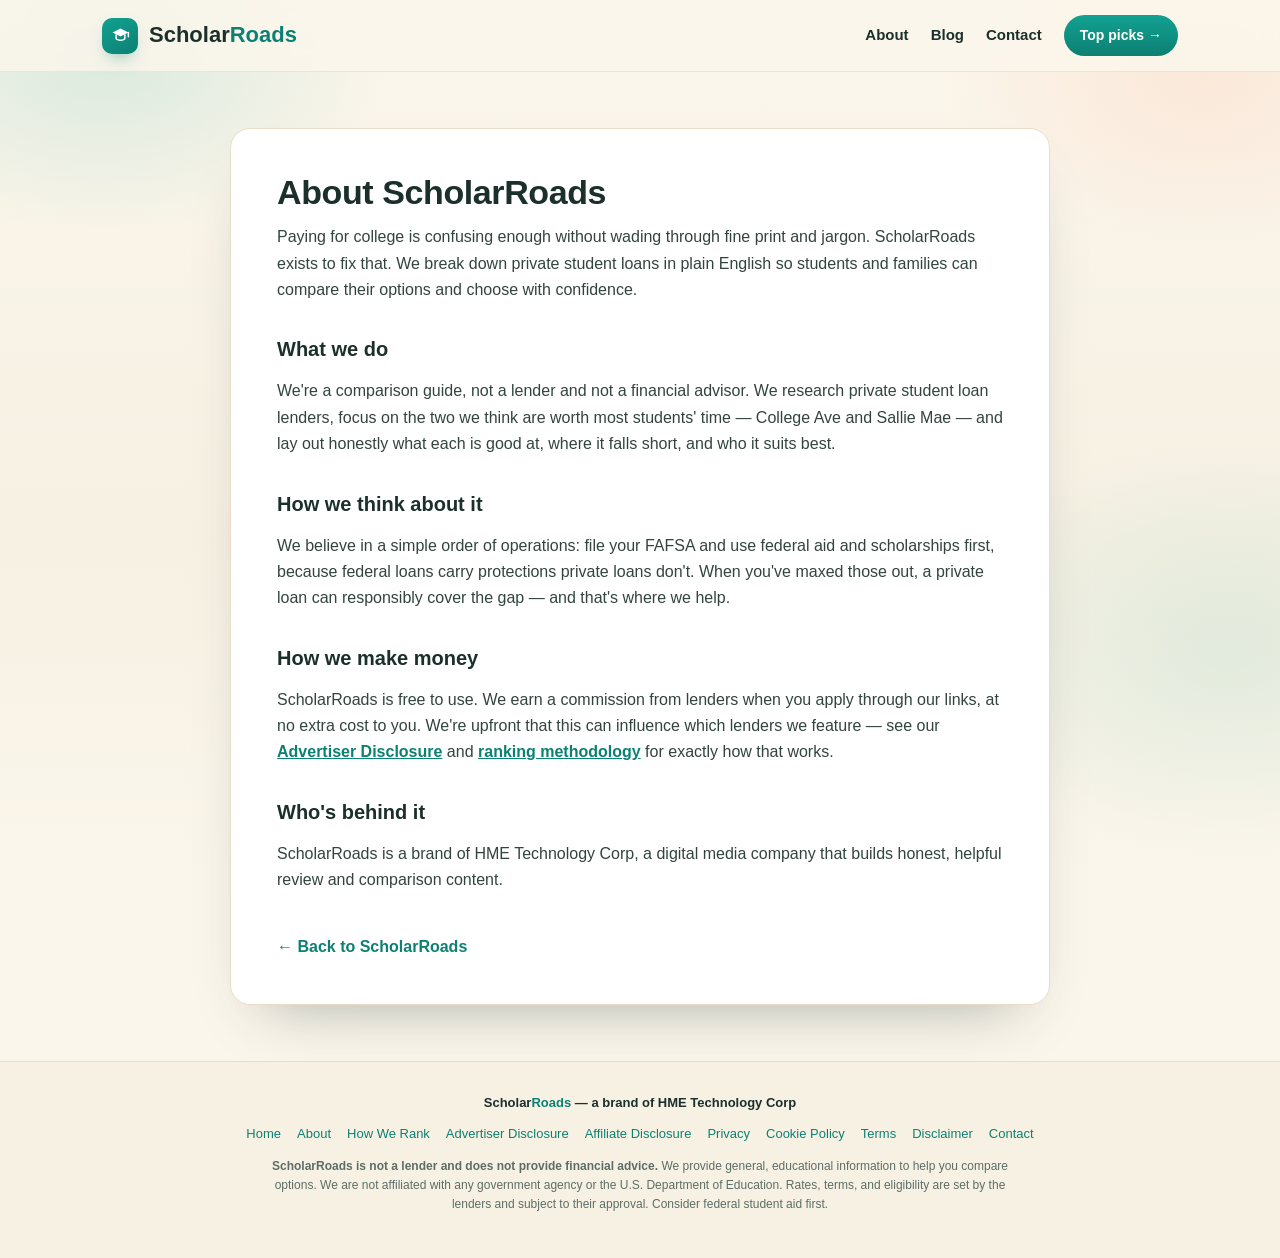
<file: about.html>
<!DOCTYPE html>
<html lang="en">
<head>
<meta charset="UTF-8" />
<meta name="viewport" content="width=device-width, initial-scale=1.0" />
<title>About — ScholarRoads</title>
<meta name="description" content="Who ScholarRoads is and how we help students compare private student loans." />
<link rel="stylesheet" href="scholarroads.css" />
</head>
<body>
  <header class="topbar"><div class="inner">
    <a class="logo" href="index.html"><span class="mk"><svg viewBox="0 0 24 24" fill="none"><path d="M3 8.5L12 4l9 4.5-9 4.5-9-4.5z" fill="#fff"/><path d="M7 11v4c0 1.1 2.24 2.5 5 2.5s5-1.4 5-2.5v-4" stroke="#fff" stroke-width="1.7" fill="none" stroke-linecap="round"/><path d="M21 8.5v5" stroke="#fff" stroke-width="1.7" stroke-linecap="round"/></svg></span>Scholar<span>Roads</span></a>
    <nav class="topnav"><a href="about.html">About</a><a href="blog.html">Blog</a><a href="contact.html">Contact</a><a class="navcta" href="index.html#picks">Top picks →</a></nav>
  </div></header>
  <main class="wrap"><div class="page"><article class="doc">
    <h1>About ScholarRoads</h1>
    <p>Paying for college is confusing enough without wading through fine print and jargon. ScholarRoads exists to fix that. We break down private student loans in plain English so students and families can compare their options and choose with confidence.</p>
    <h2>What we do</h2>
    <p>We're a comparison guide, not a lender and not a financial advisor. We research private student loan lenders, focus on the two we think are worth most students' time — College Ave and Sallie Mae — and lay out honestly what each is good at, where it falls short, and who it suits best.</p>
    <h2>How we think about it</h2>
    <p>We believe in a simple order of operations: file your FAFSA and use federal aid and scholarships first, because federal loans carry protections private loans don't. When you've maxed those out, a private loan can responsibly cover the gap — and that's where we help.</p>
    <h2>How we make money</h2>
    <p>ScholarRoads is free to use. We earn a commission from lenders when you apply through our links, at no extra cost to you. We're upfront that this can influence which lenders we feature — see our <a href="advertiser-disclosure.html">Advertiser Disclosure</a> and <a href="methodology.html">ranking methodology</a> for exactly how that works.</p>
    <h2>Who's behind it</h2>
    <p>ScholarRoads is a brand of HME Technology Corp, a digital media company that builds honest, helpful review and comparison content.</p>
    <a class="back" href="index.html">← Back to ScholarRoads</a>
  </article></div></main>
  <footer><div class="wrap">
    <div class="brandline">Scholar<span>Roads</span> — a brand of HME Technology Corp</div>
    <div class="legal"><a href="index.html">Home</a><a href="about.html">About</a><a href="methodology.html">How We Rank</a><a href="advertiser-disclosure.html">Advertiser Disclosure</a><a href="affiliate-disclosure.html">Affiliate Disclosure</a><a href="privacy.html">Privacy</a><a href="cookie.html">Cookie Policy</a><a href="terms.html">Terms</a><a href="disclaimer.html">Disclaimer</a><a href="contact.html">Contact</a></div>
    <p class="disc"><strong>ScholarRoads is not a lender and does not provide financial advice.</strong> We provide general, educational information to help you compare options. We are not affiliated with any government agency or the U.S. Department of Education. Rates, terms, and eligibility are set by the lenders and subject to their approval. Consider federal student aid first.</p>
  </div></footer>
</body>
</html>
</file>
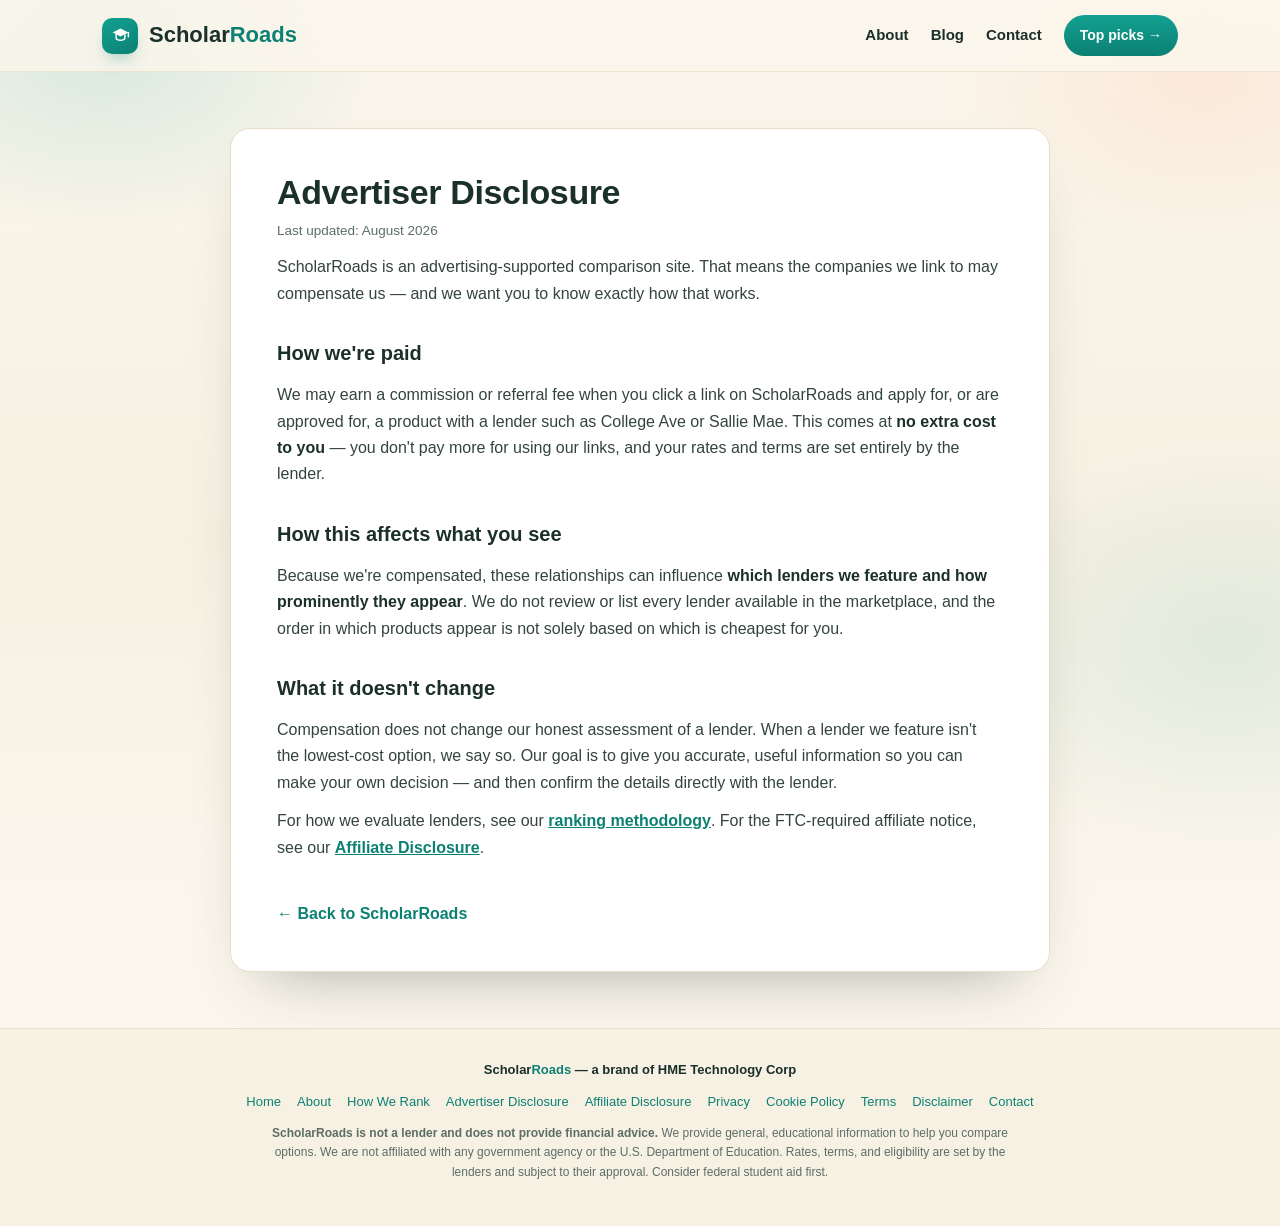
<file: advertiser-disclosure.html>
<!DOCTYPE html>
<html lang="en">
<head>
<meta charset="UTF-8" />
<meta name="viewport" content="width=device-width, initial-scale=1.0" />
<title>Advertiser Disclosure — ScholarRoads</title>
<meta name="description" content="How ScholarRoads is compensated and how that affects what you see." />
<link rel="stylesheet" href="scholarroads.css" />
</head>
<body>
  <header class="topbar"><div class="inner">
    <a class="logo" href="index.html"><span class="mk"><svg viewBox="0 0 24 24" fill="none"><path d="M3 8.5L12 4l9 4.5-9 4.5-9-4.5z" fill="#fff"/><path d="M7 11v4c0 1.1 2.24 2.5 5 2.5s5-1.4 5-2.5v-4" stroke="#fff" stroke-width="1.7" fill="none" stroke-linecap="round"/><path d="M21 8.5v5" stroke="#fff" stroke-width="1.7" stroke-linecap="round"/></svg></span>Scholar<span>Roads</span></a>
    <nav class="topnav"><a href="about.html">About</a><a href="blog.html">Blog</a><a href="contact.html">Contact</a><a class="navcta" href="index.html#picks">Top picks →</a></nav>
  </div></header>
  <main class="wrap"><div class="page"><article class="doc">
    <h1>Advertiser Disclosure</h1>
    <p class="updated">Last updated: August 2026</p>
    <p>ScholarRoads is an advertising-supported comparison site. That means the companies we link to may compensate us — and we want you to know exactly how that works.</p>
    <h2>How we're paid</h2>
    <p>We may earn a commission or referral fee when you click a link on ScholarRoads and apply for, or are approved for, a product with a lender such as College Ave or Sallie Mae. This comes at <strong>no extra cost to you</strong> — you don't pay more for using our links, and your rates and terms are set entirely by the lender.</p>
    <h2>How this affects what you see</h2>
    <p>Because we're compensated, these relationships can influence <strong>which lenders we feature and how prominently they appear</strong>. We do not review or list every lender available in the marketplace, and the order in which products appear is not solely based on which is cheapest for you.</p>
    <h2>What it doesn't change</h2>
    <p>Compensation does not change our honest assessment of a lender. When a lender we feature isn't the lowest-cost option, we say so. Our goal is to give you accurate, useful information so you can make your own decision — and then confirm the details directly with the lender.</p>
    <p>For how we evaluate lenders, see our <a href="methodology.html">ranking methodology</a>. For the FTC-required affiliate notice, see our <a href="affiliate-disclosure.html">Affiliate Disclosure</a>.</p>
    <a class="back" href="index.html">← Back to ScholarRoads</a>
  </article></div></main>
  <footer><div class="wrap">
    <div class="brandline">Scholar<span>Roads</span> — a brand of HME Technology Corp</div>
    <div class="legal"><a href="index.html">Home</a><a href="about.html">About</a><a href="methodology.html">How We Rank</a><a href="advertiser-disclosure.html">Advertiser Disclosure</a><a href="affiliate-disclosure.html">Affiliate Disclosure</a><a href="privacy.html">Privacy</a><a href="cookie.html">Cookie Policy</a><a href="terms.html">Terms</a><a href="disclaimer.html">Disclaimer</a><a href="contact.html">Contact</a></div>
    <p class="disc"><strong>ScholarRoads is not a lender and does not provide financial advice.</strong> We provide general, educational information to help you compare options. We are not affiliated with any government agency or the U.S. Department of Education. Rates, terms, and eligibility are set by the lenders and subject to their approval. Consider federal student aid first.</p>
  </div></footer>
</body>
</html>
</file>
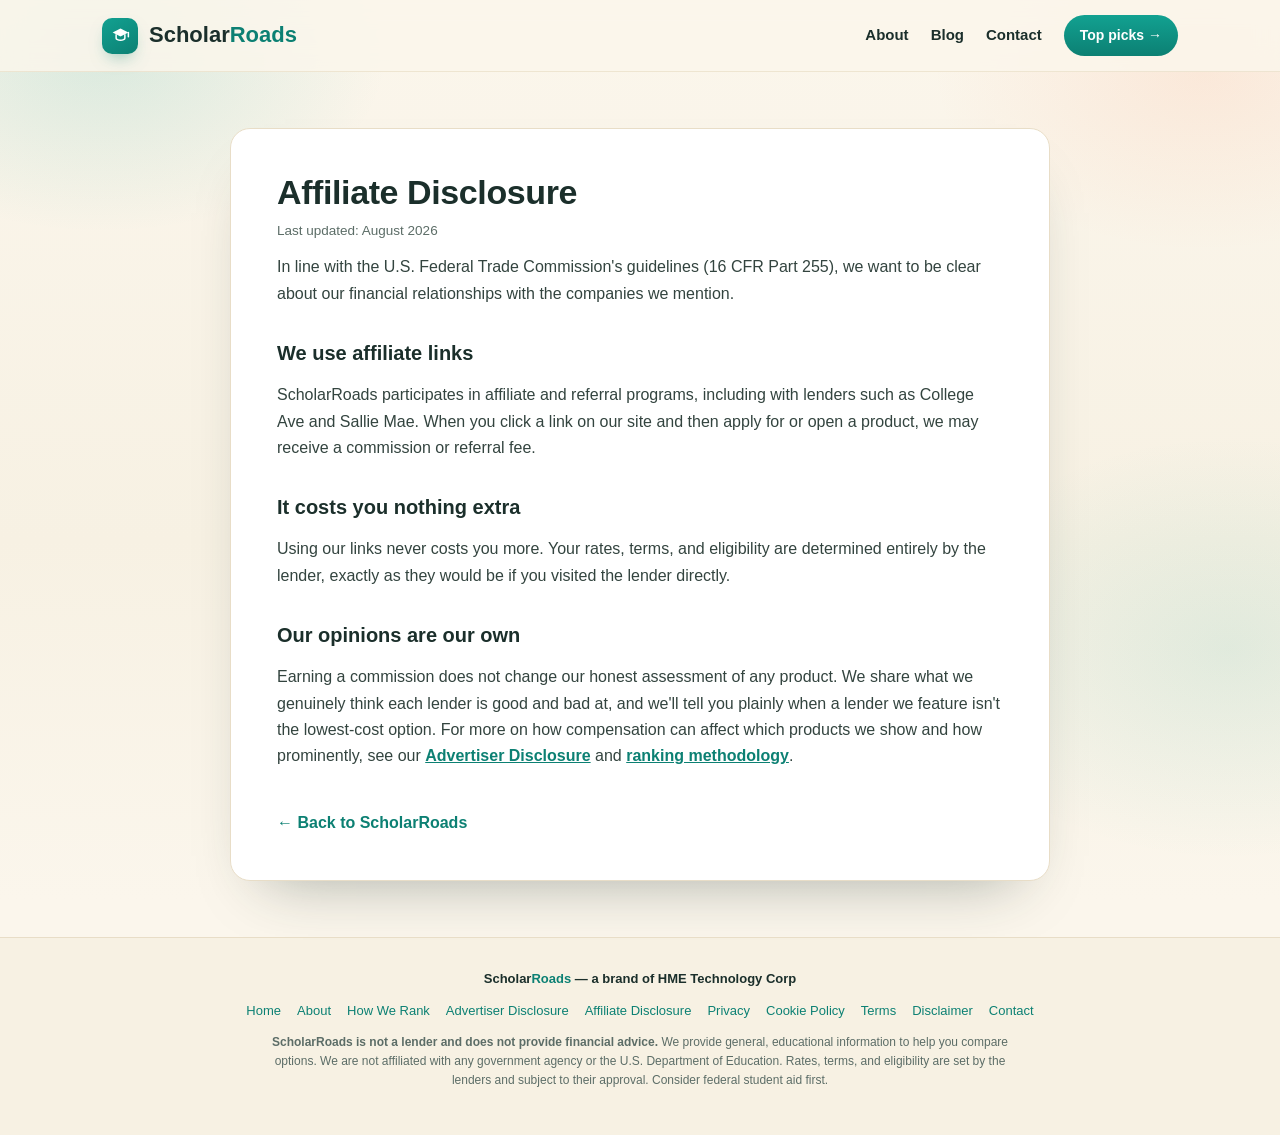
<file: affiliate-disclosure.html>
<!DOCTYPE html>
<html lang="en">
<head>
<meta charset="UTF-8" />
<meta name="viewport" content="width=device-width, initial-scale=1.0" />
<title>Affiliate Disclosure — ScholarRoads</title>
<meta name="description" content="ScholarRoads's FTC affiliate disclosure." />
<link rel="stylesheet" href="scholarroads.css" />
</head>
<body>
  <header class="topbar"><div class="inner">
    <a class="logo" href="index.html"><span class="mk"><svg viewBox="0 0 24 24" fill="none"><path d="M3 8.5L12 4l9 4.5-9 4.5-9-4.5z" fill="#fff"/><path d="M7 11v4c0 1.1 2.24 2.5 5 2.5s5-1.4 5-2.5v-4" stroke="#fff" stroke-width="1.7" fill="none" stroke-linecap="round"/><path d="M21 8.5v5" stroke="#fff" stroke-width="1.7" stroke-linecap="round"/></svg></span>Scholar<span>Roads</span></a>
    <nav class="topnav"><a href="about.html">About</a><a href="blog.html">Blog</a><a href="contact.html">Contact</a><a class="navcta" href="index.html#picks">Top picks →</a></nav>
  </div></header>
  <main class="wrap"><div class="page"><article class="doc">
    <h1>Affiliate Disclosure</h1>
    <p class="updated">Last updated: August 2026</p>
    <p>In line with the U.S. Federal Trade Commission's guidelines (16 CFR Part 255), we want to be clear about our financial relationships with the companies we mention.</p>
    <h2>We use affiliate links</h2>
    <p>ScholarRoads participates in affiliate and referral programs, including with lenders such as College Ave and Sallie Mae. When you click a link on our site and then apply for or open a product, we may receive a commission or referral fee.</p>
    <h2>It costs you nothing extra</h2>
    <p>Using our links never costs you more. Your rates, terms, and eligibility are determined entirely by the lender, exactly as they would be if you visited the lender directly.</p>
    <h2>Our opinions are our own</h2>
    <p>Earning a commission does not change our honest assessment of any product. We share what we genuinely think each lender is good and bad at, and we'll tell you plainly when a lender we feature isn't the lowest-cost option. For more on how compensation can affect which products we show and how prominently, see our <a href="advertiser-disclosure.html">Advertiser Disclosure</a> and <a href="methodology.html">ranking methodology</a>.</p>
    <a class="back" href="index.html">← Back to ScholarRoads</a>
  </article></div></main>
  <footer><div class="wrap">
    <div class="brandline">Scholar<span>Roads</span> — a brand of HME Technology Corp</div>
    <div class="legal"><a href="index.html">Home</a><a href="about.html">About</a><a href="methodology.html">How We Rank</a><a href="advertiser-disclosure.html">Advertiser Disclosure</a><a href="affiliate-disclosure.html">Affiliate Disclosure</a><a href="privacy.html">Privacy</a><a href="cookie.html">Cookie Policy</a><a href="terms.html">Terms</a><a href="disclaimer.html">Disclaimer</a><a href="contact.html">Contact</a></div>
    <p class="disc"><strong>ScholarRoads is not a lender and does not provide financial advice.</strong> We provide general, educational information to help you compare options. We are not affiliated with any government agency or the U.S. Department of Education. Rates, terms, and eligibility are set by the lenders and subject to their approval. Consider federal student aid first.</p>
  </div></footer>
</body>
</html>
</file>
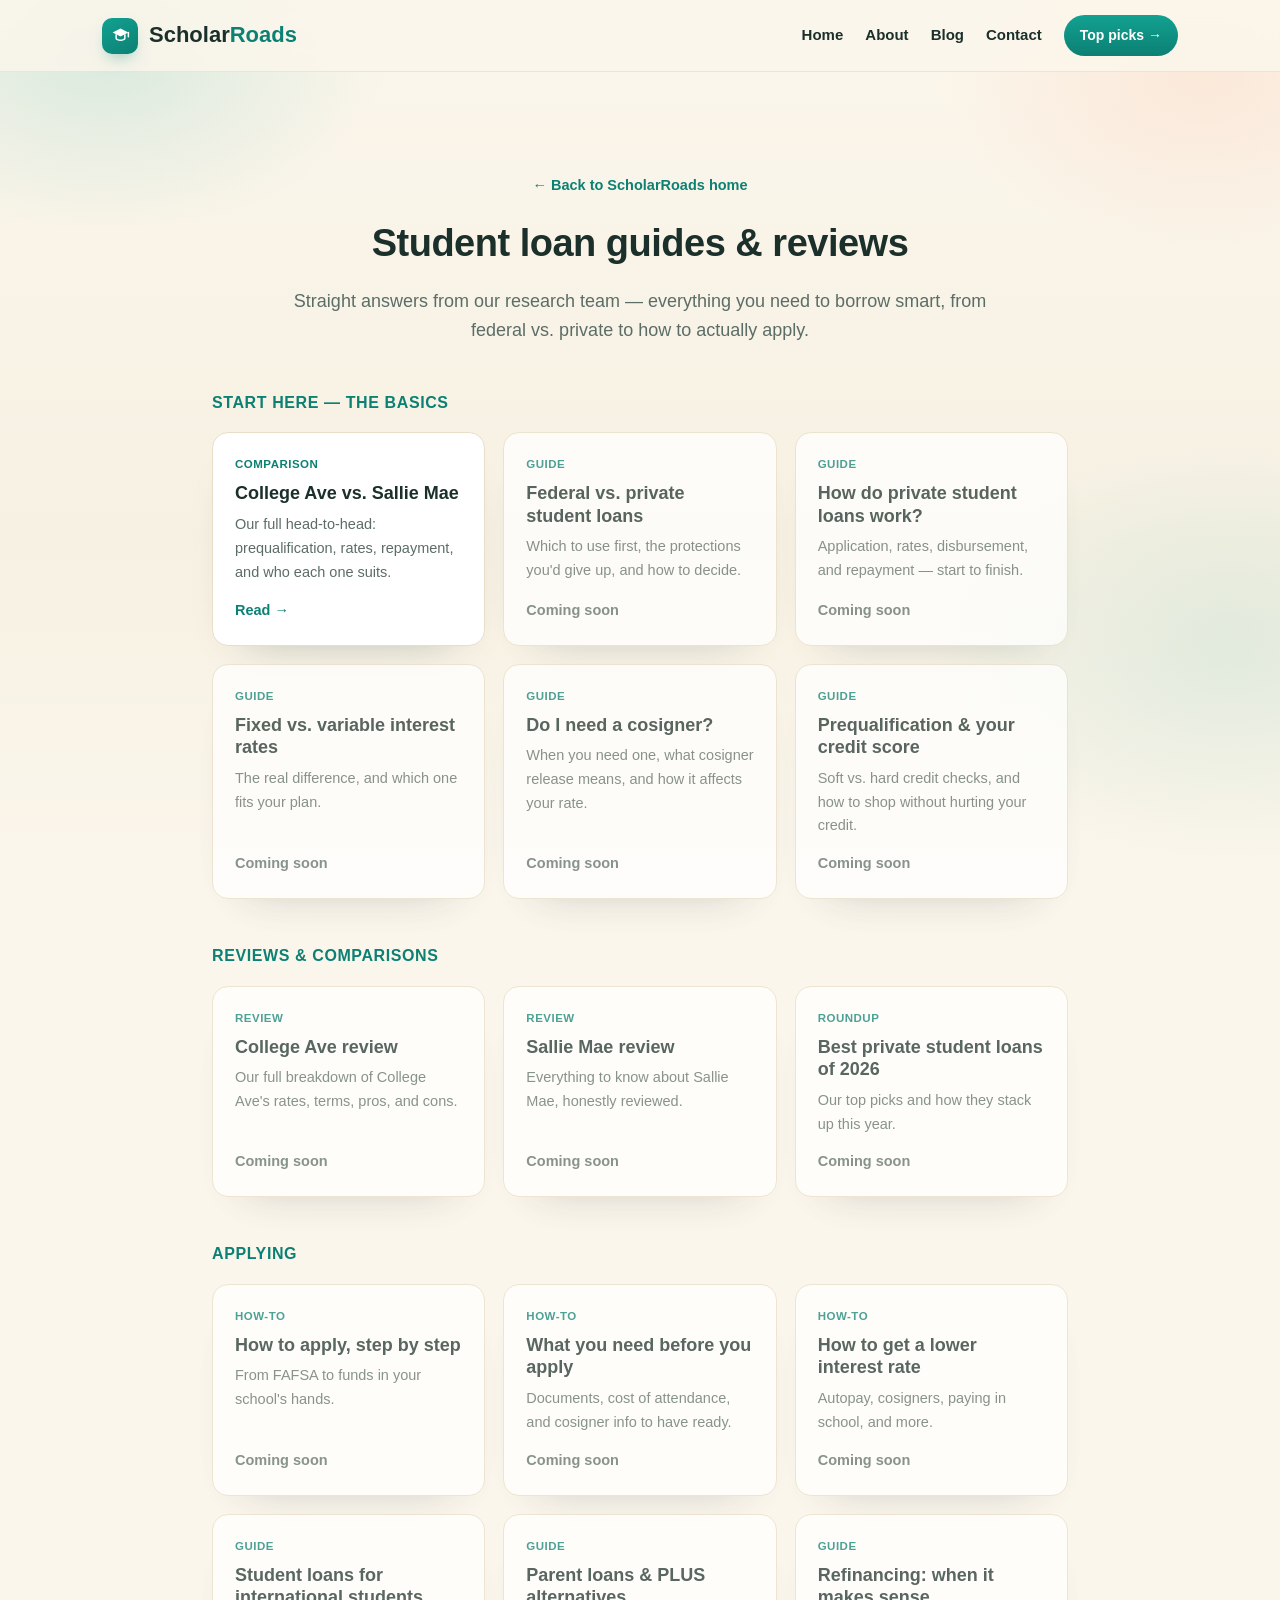
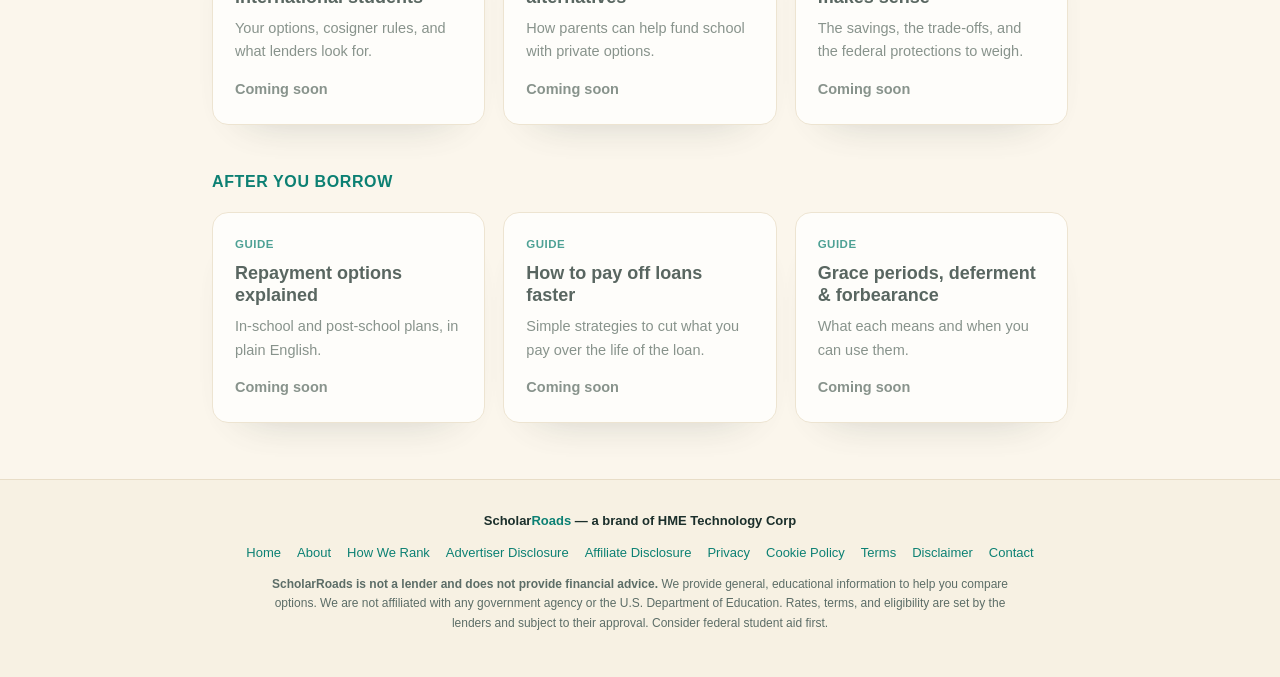
<file: blog.html>
<!DOCTYPE html>
<html lang="en">
<head>
<meta charset="UTF-8" />
<meta name="viewport" content="width=device-width, initial-scale=1.0" />
<title>Guides &amp; Reviews — ScholarRoads</title>
<meta name="description" content="Plain-English student loan guides and lender reviews — from federal vs. private to how to apply." />
<link rel="stylesheet" href="scholarroads.css" />
<style>
  .bloghero{text-align:center;max-width:720px;margin:44px auto 8px;position:relative;z-index:1}
  .bloghero h1{font-size:38px;font-weight:800;letter-spacing:-.5px}
  .bloghero p{color:var(--muted);font-size:18px;margin-top:12px}
  .cat{margin:44px 0 0}
  .cat h2{font-size:16px;font-weight:800;letter-spacing:.6px;text-transform:uppercase;color:var(--teal-d);margin-bottom:16px}
  .grid{display:grid;grid-template-columns:repeat(3,1fr);gap:18px}
  @media(max-width:820px){.grid{grid-template-columns:1fr 1fr}}
  @media(max-width:560px){.grid{grid-template-columns:1fr}}
  .card{background:#fff;border:1px solid var(--line);border-radius:16px;padding:22px;display:flex;flex-direction:column;
    box-shadow:0 22px 44px -34px rgba(27,47,43,.4);transition:.15s}
  .card:hover{transform:translateY(-3px);border-color:var(--teal-l)}
  .card .tag{font-size:11.5px;font-weight:800;letter-spacing:.5px;text-transform:uppercase;color:var(--teal-d);margin-bottom:8px}
  .card h3{font-size:18px;font-weight:800;color:var(--ink);line-height:1.25}
  .card p{color:var(--muted);font-size:14.5px;margin-top:8px;flex:1}
  .card .go{margin-top:14px;font-weight:800;color:var(--teal-d);font-size:14.5px}
  .card.soon{opacity:.72}
  .card.soon .go{color:var(--muted)}
  a.card{text-decoration:none}
</style>
</head>
<body>
  <header class="topbar"><div class="inner">
    <a class="logo" href="index.html"><span class="mk"><svg viewBox="0 0 24 24" fill="none"><path d="M3 8.5L12 4l9 4.5-9 4.5-9-4.5z" fill="#fff"/><path d="M7 11v4c0 1.1 2.24 2.5 5 2.5s5-1.4 5-2.5v-4" stroke="#fff" stroke-width="1.7" fill="none" stroke-linecap="round"/><path d="M21 8.5v5" stroke="#fff" stroke-width="1.7" stroke-linecap="round"/></svg></span>Scholar<span>Roads</span></a>
    <nav class="topnav"><a href="index.html">Home</a><a href="about.html">About</a><a href="blog.html">Blog</a><a href="contact.html">Contact</a><a class="navcta" href="index.html#picks">Top picks →</a></nav>
  </div></header>

  <main class="wrap"><div class="page">
    <div class="bloghero">
      <a href="index.html" style="display:inline-block;margin-bottom:14px;font-weight:700;color:var(--teal-d);font-size:14.5px;text-decoration:none">← Back to ScholarRoads home</a>
      <h1>Student loan guides &amp; reviews</h1>
      <p>Straight answers from our research team — everything you need to borrow smart, from federal vs. private to how to actually apply.</p>
    </div>

    <div class="cat">
      <h2>Start here — the basics</h2>
      <div class="grid">
        <a class="card" href="college-ave-vs-sallie-mae.html"><span class="tag">Comparison</span><h3>College Ave vs. Sallie Mae</h3><p>Our full head-to-head: prequalification, rates, repayment, and who each one suits.</p><span class="go">Read →</span></a>
        <div class="card soon"><span class="tag">Guide</span><h3>Federal vs. private student loans</h3><p>Which to use first, the protections you'd give up, and how to decide.</p><span class="go">Coming soon</span></div>
        <div class="card soon"><span class="tag">Guide</span><h3>How do private student loans work?</h3><p>Application, rates, disbursement, and repayment — start to finish.</p><span class="go">Coming soon</span></div>
        <div class="card soon"><span class="tag">Guide</span><h3>Fixed vs. variable interest rates</h3><p>The real difference, and which one fits your plan.</p><span class="go">Coming soon</span></div>
        <div class="card soon"><span class="tag">Guide</span><h3>Do I need a cosigner?</h3><p>When you need one, what cosigner release means, and how it affects your rate.</p><span class="go">Coming soon</span></div>
        <div class="card soon"><span class="tag">Guide</span><h3>Prequalification &amp; your credit score</h3><p>Soft vs. hard credit checks, and how to shop without hurting your credit.</p><span class="go">Coming soon</span></div>
      </div>
    </div>

    <div class="cat">
      <h2>Reviews &amp; comparisons</h2>
      <div class="grid">
        <div class="card soon"><span class="tag">Review</span><h3>College Ave review</h3><p>Our full breakdown of College Ave's rates, terms, pros, and cons.</p><span class="go">Coming soon</span></div>
        <div class="card soon"><span class="tag">Review</span><h3>Sallie Mae review</h3><p>Everything to know about Sallie Mae, honestly reviewed.</p><span class="go">Coming soon</span></div>
        <div class="card soon"><span class="tag">Roundup</span><h3>Best private student loans of 2026</h3><p>Our top picks and how they stack up this year.</p><span class="go">Coming soon</span></div>
      </div>
    </div>

    <div class="cat">
      <h2>Applying</h2>
      <div class="grid">
        <div class="card soon"><span class="tag">How-to</span><h3>How to apply, step by step</h3><p>From FAFSA to funds in your school's hands.</p><span class="go">Coming soon</span></div>
        <div class="card soon"><span class="tag">How-to</span><h3>What you need before you apply</h3><p>Documents, cost of attendance, and cosigner info to have ready.</p><span class="go">Coming soon</span></div>
        <div class="card soon"><span class="tag">How-to</span><h3>How to get a lower interest rate</h3><p>Autopay, cosigners, paying in school, and more.</p><span class="go">Coming soon</span></div>
        <div class="card soon"><span class="tag">Guide</span><h3>Student loans for international students</h3><p>Your options, cosigner rules, and what lenders look for.</p><span class="go">Coming soon</span></div>
        <div class="card soon"><span class="tag">Guide</span><h3>Parent loans &amp; PLUS alternatives</h3><p>How parents can help fund school with private options.</p><span class="go">Coming soon</span></div>
        <div class="card soon"><span class="tag">Guide</span><h3>Refinancing: when it makes sense</h3><p>The savings, the trade-offs, and the federal protections to weigh.</p><span class="go">Coming soon</span></div>
      </div>
    </div>

    <div class="cat">
      <h2>After you borrow</h2>
      <div class="grid">
        <div class="card soon"><span class="tag">Guide</span><h3>Repayment options explained</h3><p>In-school and post-school plans, in plain English.</p><span class="go">Coming soon</span></div>
        <div class="card soon"><span class="tag">Guide</span><h3>How to pay off loans faster</h3><p>Simple strategies to cut what you pay over the life of the loan.</p><span class="go">Coming soon</span></div>
        <div class="card soon"><span class="tag">Guide</span><h3>Grace periods, deferment &amp; forbearance</h3><p>What each means and when you can use them.</p><span class="go">Coming soon</span></div>
      </div>
    </div>
  </div></main>

  <footer><div class="wrap">
    <div class="brandline">Scholar<span>Roads</span> — a brand of HME Technology Corp</div>
    <div class="legal"><a href="index.html">Home</a><a href="about.html">About</a><a href="methodology.html">How We Rank</a><a href="advertiser-disclosure.html">Advertiser Disclosure</a><a href="affiliate-disclosure.html">Affiliate Disclosure</a><a href="privacy.html">Privacy</a><a href="cookie.html">Cookie Policy</a><a href="terms.html">Terms</a><a href="disclaimer.html">Disclaimer</a><a href="contact.html">Contact</a></div>
    <p class="disc"><strong>ScholarRoads is not a lender and does not provide financial advice.</strong> We provide general, educational information to help you compare options. We are not affiliated with any government agency or the U.S. Department of Education. Rates, terms, and eligibility are set by the lenders and subject to their approval. Consider federal student aid first.</p>
  </div></footer>
</body>
</html>
</file>
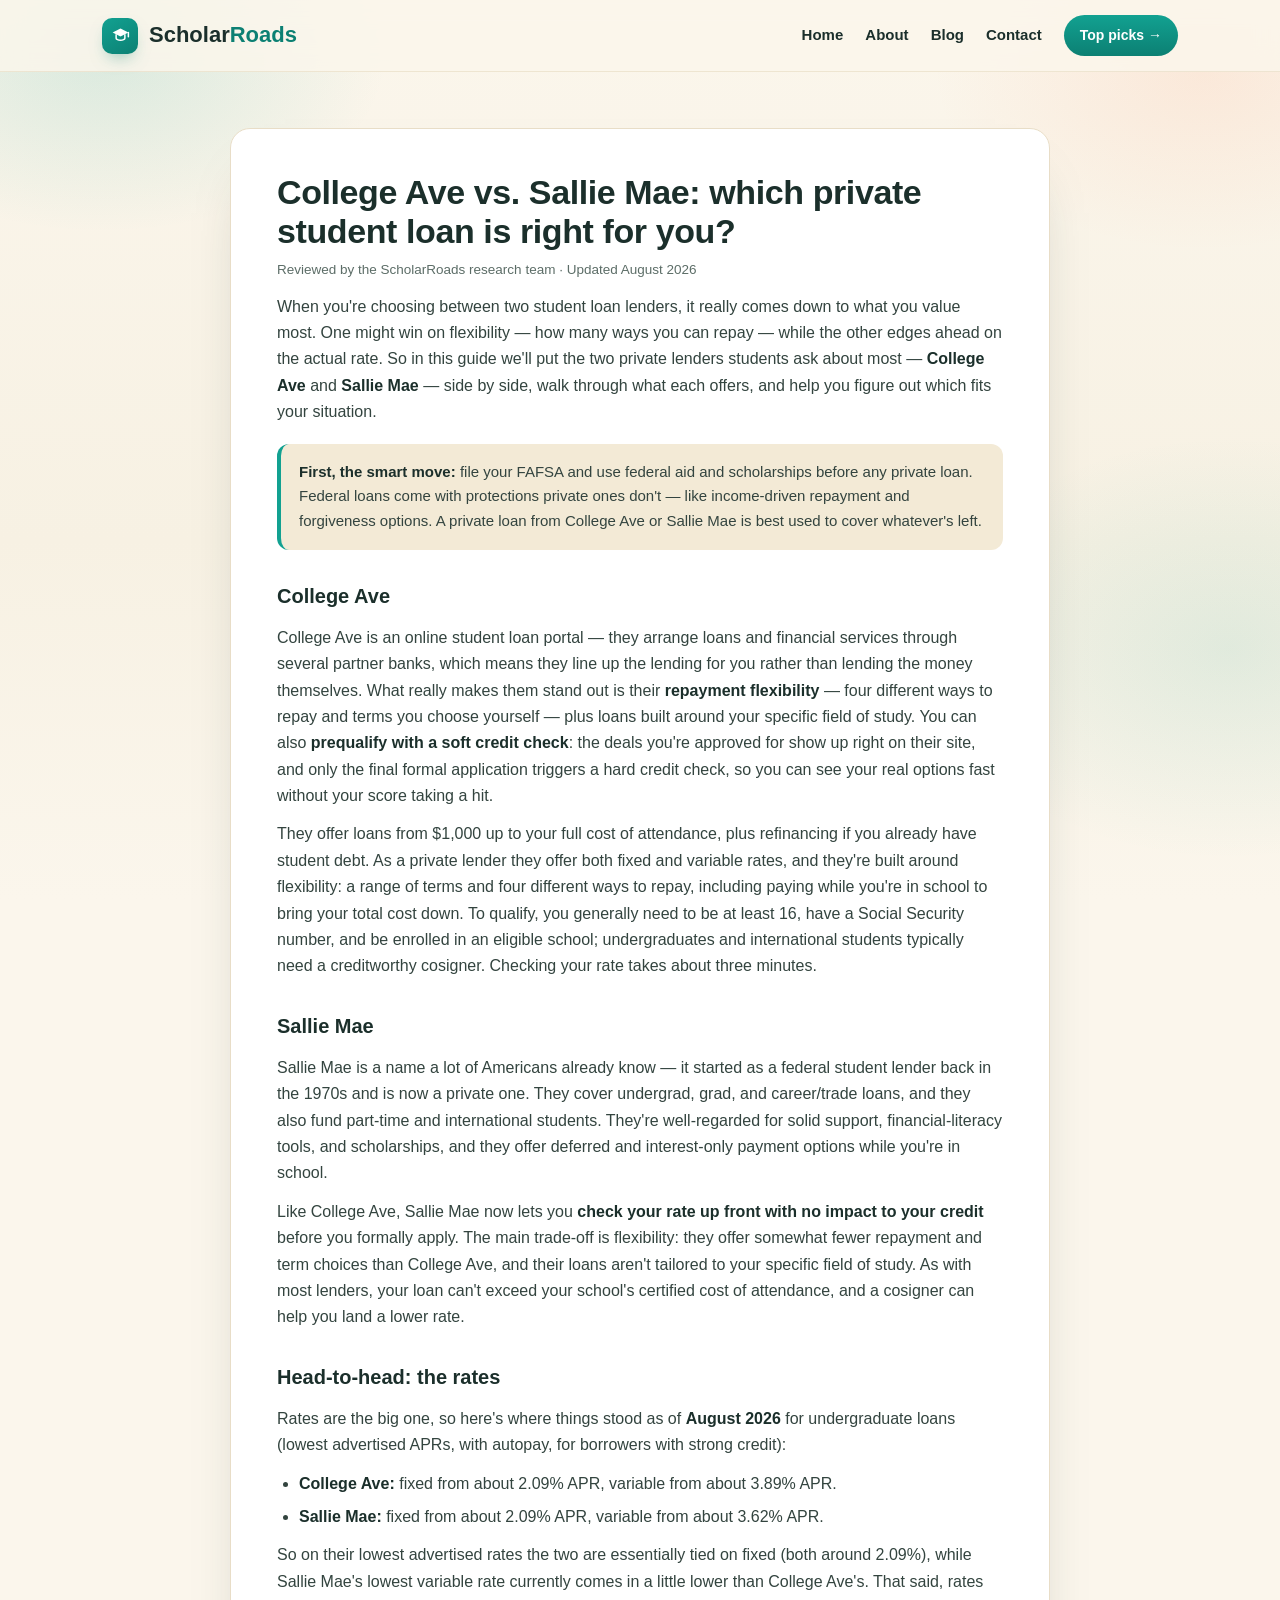
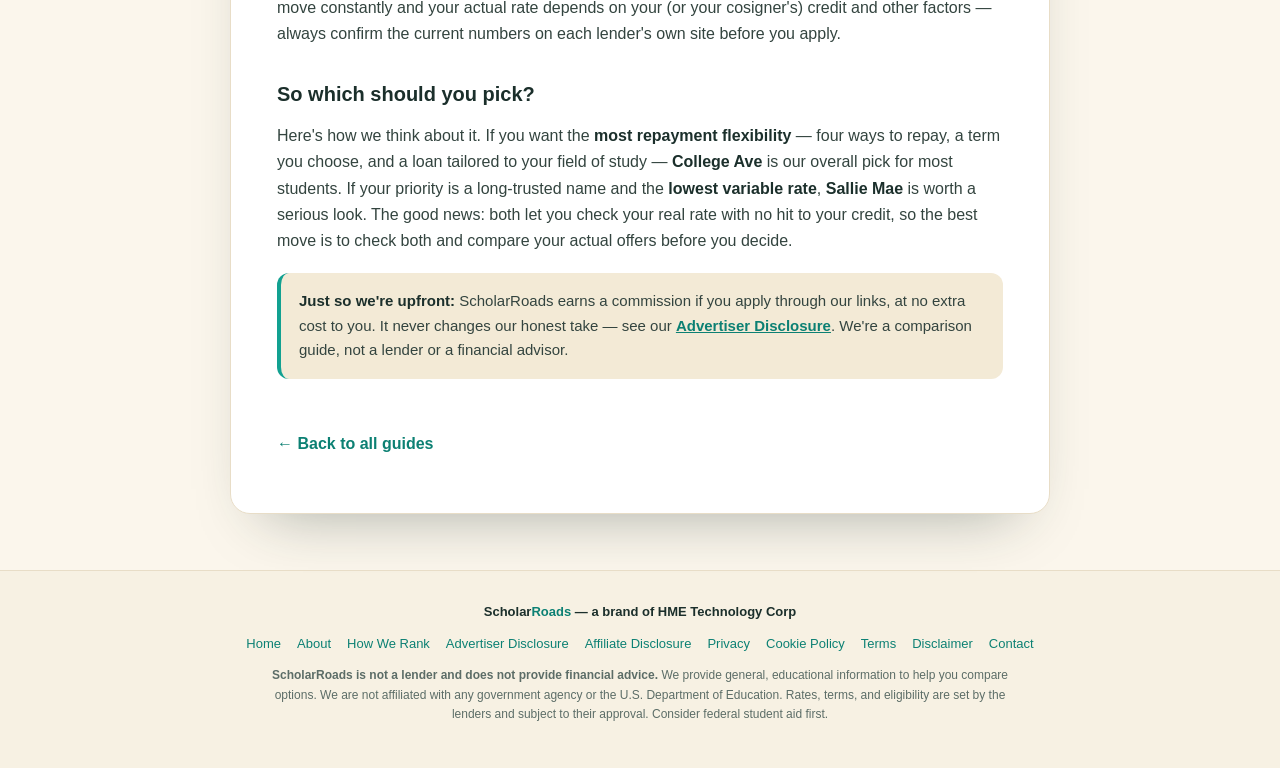
<file: college-ave-vs-sallie-mae.html>
<!DOCTYPE html>
<html lang="en">
<head>
<meta charset="UTF-8" />
<meta name="viewport" content="width=device-width, initial-scale=1.0" />
<title>College Ave vs. Sallie Mae: Which Is Right for You? — ScholarRoads</title>
<meta name="description" content="An honest head-to-head of College Ave and Sallie Mae private student loans — prequalification, rates, repayment, and who each suits." />
<link rel="stylesheet" href="scholarroads.css" />
</head>
<body>
  <header class="topbar"><div class="inner">
    <a class="logo" href="index.html"><span class="mk"><svg viewBox="0 0 24 24" fill="none"><path d="M3 8.5L12 4l9 4.5-9 4.5-9-4.5z" fill="#fff"/><path d="M7 11v4c0 1.1 2.24 2.5 5 2.5s5-1.4 5-2.5v-4" stroke="#fff" stroke-width="1.7" fill="none" stroke-linecap="round"/><path d="M21 8.5v5" stroke="#fff" stroke-width="1.7" stroke-linecap="round"/></svg></span>Scholar<span>Roads</span></a>
    <nav class="topnav"><a href="index.html">Home</a><a href="about.html">About</a><a href="blog.html">Blog</a><a href="contact.html">Contact</a><a class="navcta" href="index.html#picks">Top picks →</a></nav>
  </div></header>

  <main class="wrap"><div class="page"><article class="doc">
    <h1>College Ave vs. Sallie Mae: which private student loan is right for you?</h1>
    <p class="updated">Reviewed by the ScholarRoads research team · Updated August 2026</p>

    <p>When you're choosing between two student loan lenders, it really comes down to what you value most. One might win on flexibility — how many ways you can repay — while the other edges ahead on the actual rate. So in this guide we'll put the two private lenders students ask about most — <strong>College Ave</strong> and <strong>Sallie Mae</strong> — side by side, walk through what each offers, and help you figure out which fits your situation.</p>

    <div class="callout"><p><strong>First, the smart move:</strong> file your FAFSA and use federal aid and scholarships before any private loan. Federal loans come with protections private ones don't — like income-driven repayment and forgiveness options. A private loan from College Ave or Sallie Mae is best used to cover whatever's left.</p></div>

    <h2>College Ave</h2>
    <p>College Ave is an online student loan portal — they arrange loans and financial services through several partner banks, which means they line up the lending for you rather than lending the money themselves. What really makes them stand out is their <strong>repayment flexibility</strong> — four different ways to repay and terms you choose yourself — plus loans built around your specific field of study. You can also <strong>prequalify with a soft credit check</strong>: the deals you're approved for show up right on their site, and only the final formal application triggers a hard credit check, so you can see your real options fast without your score taking a hit.</p>
    <p>They offer loans from $1,000 up to your full cost of attendance, plus refinancing if you already have student debt. As a private lender they offer both fixed and variable rates, and they're built around flexibility: a range of terms and four different ways to repay, including paying while you're in school to bring your total cost down. To qualify, you generally need to be at least 16, have a Social Security number, and be enrolled in an eligible school; undergraduates and international students typically need a creditworthy cosigner. Checking your rate takes about three minutes.</p>

    <h2>Sallie Mae</h2>
    <p>Sallie Mae is a name a lot of Americans already know — it started as a federal student lender back in the 1970s and is now a private one. They cover undergrad, grad, and career/trade loans, and they also fund part-time and international students. They're well-regarded for solid support, financial-literacy tools, and scholarships, and they offer deferred and interest-only payment options while you're in school.</p>
    <p>Like College Ave, Sallie Mae now lets you <strong>check your rate up front with no impact to your credit</strong> before you formally apply. The main trade-off is flexibility: they offer somewhat fewer repayment and term choices than College Ave, and their loans aren't tailored to your specific field of study. As with most lenders, your loan can't exceed your school's certified cost of attendance, and a cosigner can help you land a lower rate.</p>

    <h2>Head-to-head: the rates</h2>
    <p>Rates are the big one, so here's where things stood as of <strong>August 2026</strong> for undergraduate loans (lowest advertised APRs, with autopay, for borrowers with strong credit):</p>
    <ul>
      <li><strong>College Ave:</strong> fixed from about 2.09% APR, variable from about 3.89% APR.</li>
      <li><strong>Sallie Mae:</strong> fixed from about 2.09% APR, variable from about 3.62% APR.</li>
    </ul>
    <p>So on their lowest advertised rates the two are essentially tied on fixed (both around 2.09%), while Sallie Mae's lowest variable rate currently comes in a little lower than College Ave's. That said, rates move constantly and your actual rate depends on your (or your cosigner's) credit and other factors — always confirm the current numbers on each lender's own site before you apply.</p>

    <h2>So which should you pick?</h2>
    <p>Here's how we think about it. If you want the <strong>most repayment flexibility</strong> — four ways to repay, a term you choose, and a loan tailored to your field of study — <strong>College Ave</strong> is our overall pick for most students. If your priority is a long-trusted name and the <strong>lowest variable rate</strong>, <strong>Sallie Mae</strong> is worth a serious look. The good news: both let you check your real rate with no hit to your credit, so the best move is to check both and compare your actual offers before you decide.</p>

    <div class="callout"><p><strong>Just so we're upfront:</strong> ScholarRoads earns a commission if you apply through our links, at no extra cost to you. It never changes our honest take — see our <a href="advertiser-disclosure.html">Advertiser Disclosure</a>. We're a comparison guide, not a lender or a financial advisor.</p></div>

    <p style="margin-top:24px"><a class="back" href="blog.html">← Back to all guides</a></p>
  </article></div></main>

  <footer><div class="wrap">
    <div class="brandline">Scholar<span>Roads</span> — a brand of HME Technology Corp</div>
    <div class="legal"><a href="index.html">Home</a><a href="about.html">About</a><a href="methodology.html">How We Rank</a><a href="advertiser-disclosure.html">Advertiser Disclosure</a><a href="affiliate-disclosure.html">Affiliate Disclosure</a><a href="privacy.html">Privacy</a><a href="cookie.html">Cookie Policy</a><a href="terms.html">Terms</a><a href="disclaimer.html">Disclaimer</a><a href="contact.html">Contact</a></div>
    <p class="disc"><strong>ScholarRoads is not a lender and does not provide financial advice.</strong> We provide general, educational information to help you compare options. We are not affiliated with any government agency or the U.S. Department of Education. Rates, terms, and eligibility are set by the lenders and subject to their approval. Consider federal student aid first.</p>
  </div></footer>
</body>
</html>
</file>
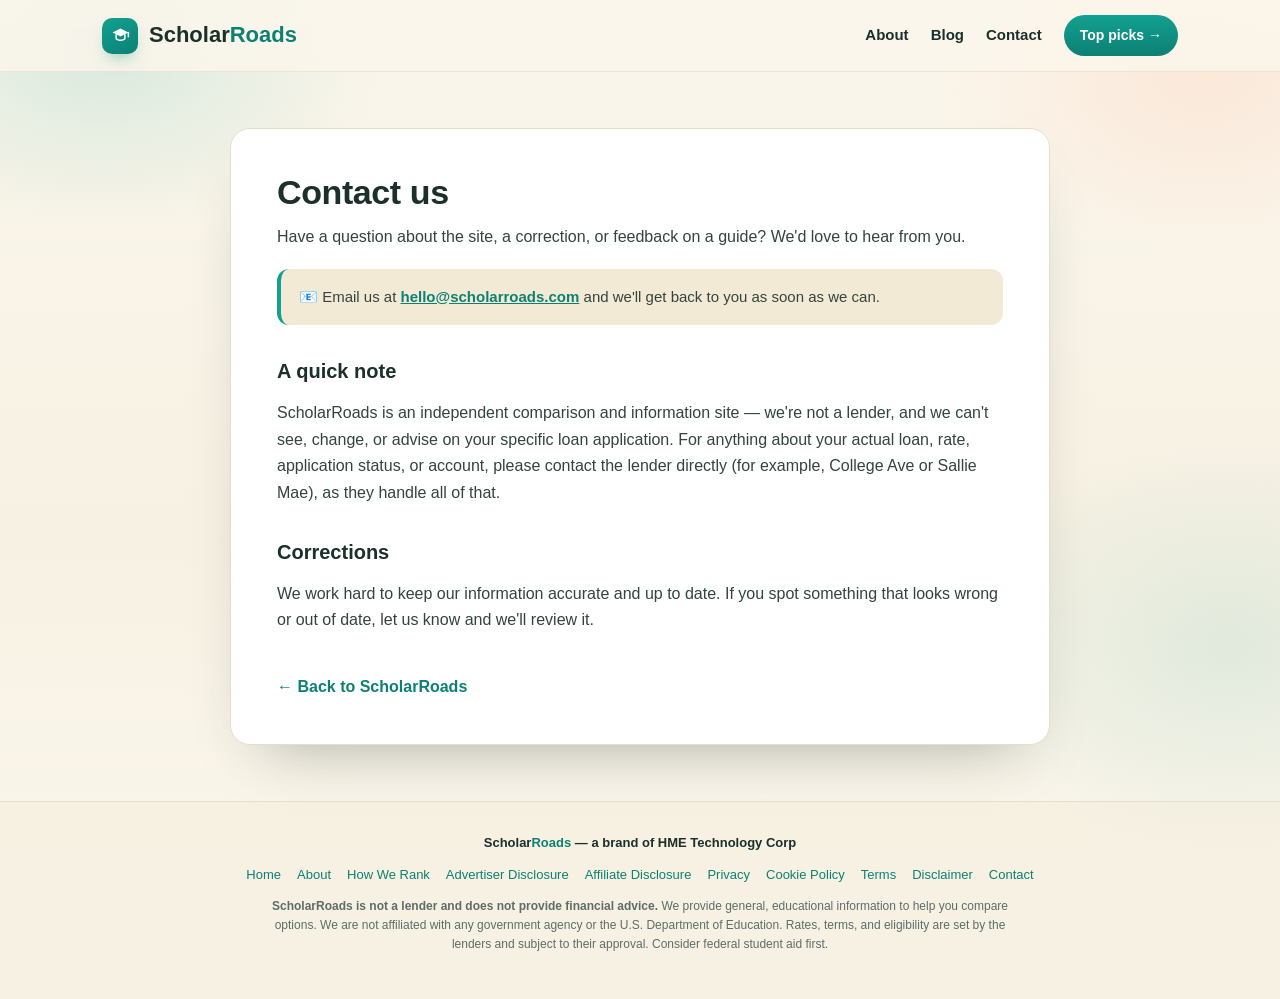
<file: contact.html>
<!DOCTYPE html>
<html lang="en">
<head>
<meta charset="UTF-8" />
<meta name="viewport" content="width=device-width, initial-scale=1.0" />
<title>Contact — ScholarRoads</title>
<meta name="description" content="How to get in touch with ScholarRoads." />
<link rel="stylesheet" href="scholarroads.css" />
</head>
<body>
  <header class="topbar"><div class="inner">
    <a class="logo" href="index.html"><span class="mk"><svg viewBox="0 0 24 24" fill="none"><path d="M3 8.5L12 4l9 4.5-9 4.5-9-4.5z" fill="#fff"/><path d="M7 11v4c0 1.1 2.24 2.5 5 2.5s5-1.4 5-2.5v-4" stroke="#fff" stroke-width="1.7" fill="none" stroke-linecap="round"/><path d="M21 8.5v5" stroke="#fff" stroke-width="1.7" stroke-linecap="round"/></svg></span>Scholar<span>Roads</span></a>
    <nav class="topnav"><a href="about.html">About</a><a href="blog.html">Blog</a><a href="contact.html">Contact</a><a class="navcta" href="index.html#picks">Top picks →</a></nav>
  </div></header>
  <main class="wrap"><div class="page"><article class="doc">
    <h1>Contact us</h1>
    <p>Have a question about the site, a correction, or feedback on a guide? We'd love to hear from you.</p>
    <div class="callout"><p>📧 Email us at <a href="mailto:hello@scholarroads.com">hello@scholarroads.com</a> and we'll get back to you as soon as we can.</p></div>
    <h2>A quick note</h2>
    <p>ScholarRoads is an independent comparison and information site — we're not a lender, and we can't see, change, or advise on your specific loan application. For anything about your actual loan, rate, application status, or account, please contact the lender directly (for example, College Ave or Sallie Mae), as they handle all of that.</p>
    <h2>Corrections</h2>
    <p>We work hard to keep our information accurate and up to date. If you spot something that looks wrong or out of date, let us know and we'll review it.</p>
    <a class="back" href="index.html">← Back to ScholarRoads</a>
  </article></div></main>
  <footer><div class="wrap">
    <div class="brandline">Scholar<span>Roads</span> — a brand of HME Technology Corp</div>
    <div class="legal"><a href="index.html">Home</a><a href="about.html">About</a><a href="methodology.html">How We Rank</a><a href="advertiser-disclosure.html">Advertiser Disclosure</a><a href="affiliate-disclosure.html">Affiliate Disclosure</a><a href="privacy.html">Privacy</a><a href="cookie.html">Cookie Policy</a><a href="terms.html">Terms</a><a href="disclaimer.html">Disclaimer</a><a href="contact.html">Contact</a></div>
    <p class="disc"><strong>ScholarRoads is not a lender and does not provide financial advice.</strong> We provide general, educational information to help you compare options. We are not affiliated with any government agency or the U.S. Department of Education. Rates, terms, and eligibility are set by the lenders and subject to their approval. Consider federal student aid first.</p>
  </div></footer>
</body>
</html>
</file>
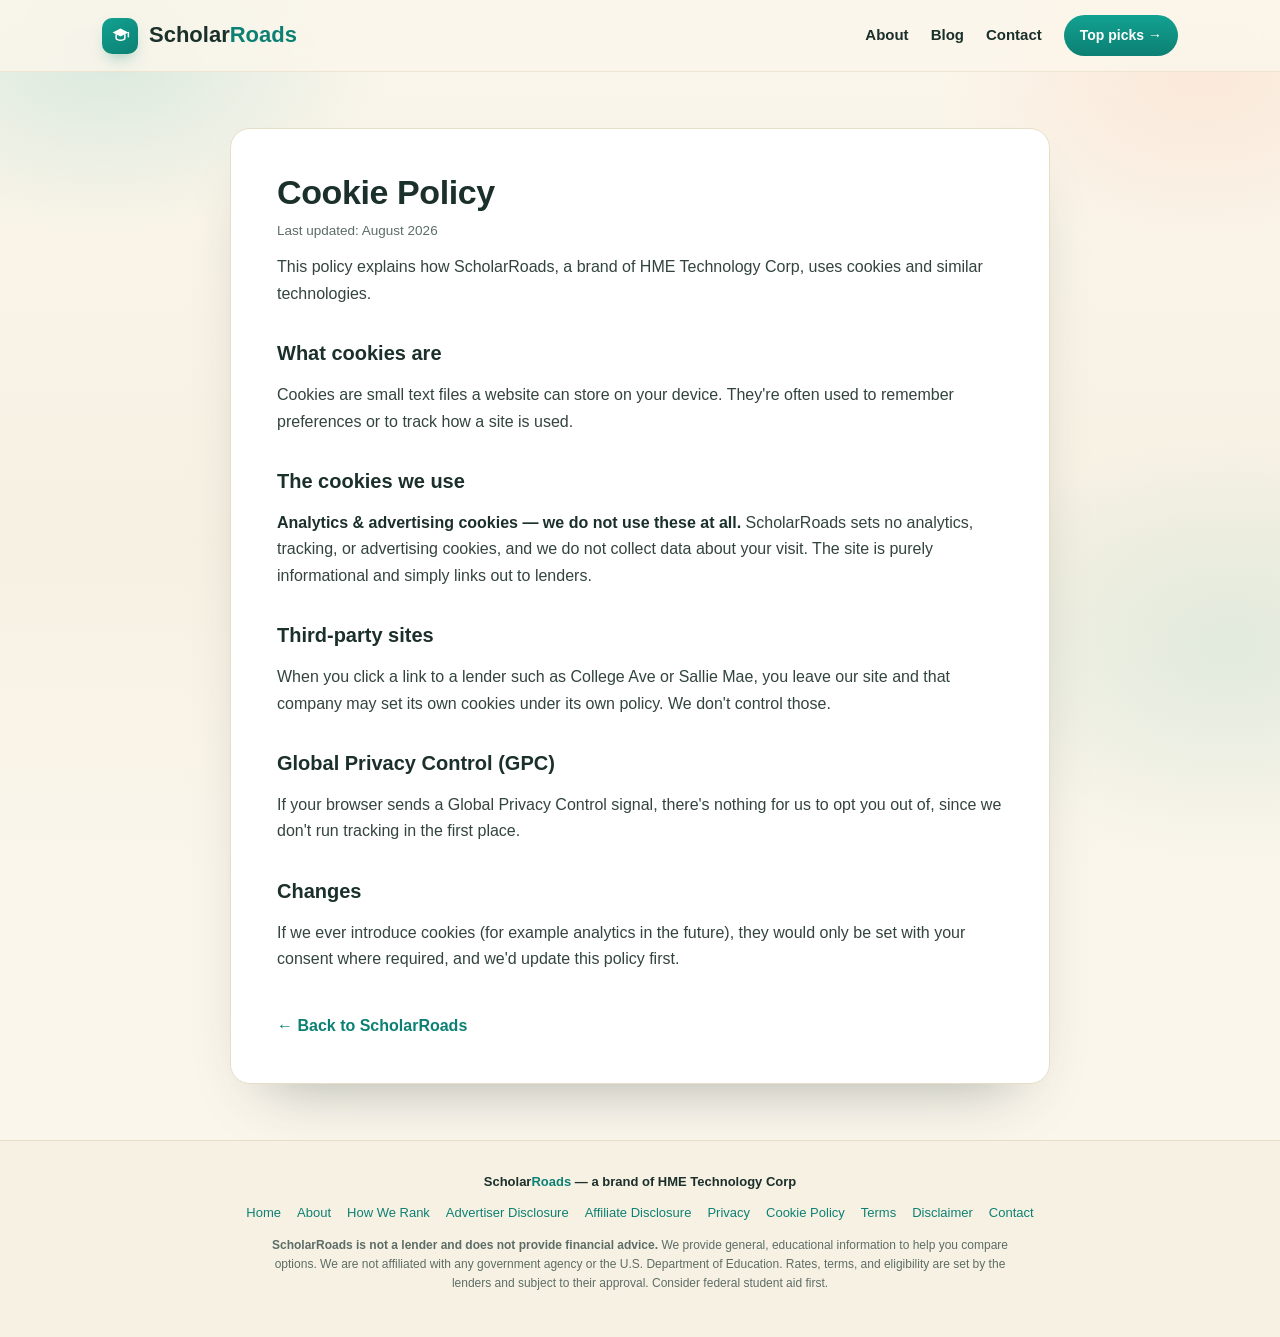
<file: cookie.html>
<!DOCTYPE html>
<html lang="en">
<head>
<meta charset="UTF-8" />
<meta name="viewport" content="width=device-width, initial-scale=1.0" />
<title>Cookie Policy — ScholarRoads</title>
<meta name="description" content="How ScholarRoads uses cookies — the short version: we don't track you." />
<link rel="stylesheet" href="scholarroads.css" />
</head>
<body>
  <header class="topbar"><div class="inner">
    <a class="logo" href="index.html"><span class="mk"><svg viewBox="0 0 24 24" fill="none"><path d="M3 8.5L12 4l9 4.5-9 4.5-9-4.5z" fill="#fff"/><path d="M7 11v4c0 1.1 2.24 2.5 5 2.5s5-1.4 5-2.5v-4" stroke="#fff" stroke-width="1.7" fill="none" stroke-linecap="round"/><path d="M21 8.5v5" stroke="#fff" stroke-width="1.7" stroke-linecap="round"/></svg></span>Scholar<span>Roads</span></a>
    <nav class="topnav"><a href="about.html">About</a><a href="blog.html">Blog</a><a href="contact.html">Contact</a><a class="navcta" href="index.html#picks">Top picks →</a></nav>
  </div></header>
  <main class="wrap"><div class="page"><article class="doc">
    <h1>Cookie Policy</h1>
    <p class="updated">Last updated: August 2026</p>
    <p>This policy explains how ScholarRoads, a brand of HME Technology Corp, uses cookies and similar technologies.</p>
    <h2>What cookies are</h2>
    <p>Cookies are small text files a website can store on your device. They're often used to remember preferences or to track how a site is used.</p>
    <h2>The cookies we use</h2>
    <p><strong>Analytics &amp; advertising cookies — we do not use these at all.</strong> ScholarRoads sets no analytics, tracking, or advertising cookies, and we do not collect data about your visit. The site is purely informational and simply links out to lenders.</p>
    <h2>Third-party sites</h2>
    <p>When you click a link to a lender such as College Ave or Sallie Mae, you leave our site and that company may set its own cookies under its own policy. We don't control those.</p>
    <h2>Global Privacy Control (GPC)</h2>
    <p>If your browser sends a Global Privacy Control signal, there's nothing for us to opt you out of, since we don't run tracking in the first place.</p>
    <h2>Changes</h2>
    <p>If we ever introduce cookies (for example analytics in the future), they would only be set with your consent where required, and we'd update this policy first.</p>
    <a class="back" href="index.html">← Back to ScholarRoads</a>
  </article></div></main>
  <footer><div class="wrap">
    <div class="brandline">Scholar<span>Roads</span> — a brand of HME Technology Corp</div>
    <div class="legal"><a href="index.html">Home</a><a href="about.html">About</a><a href="methodology.html">How We Rank</a><a href="advertiser-disclosure.html">Advertiser Disclosure</a><a href="affiliate-disclosure.html">Affiliate Disclosure</a><a href="privacy.html">Privacy</a><a href="cookie.html">Cookie Policy</a><a href="terms.html">Terms</a><a href="disclaimer.html">Disclaimer</a><a href="contact.html">Contact</a></div>
    <p class="disc"><strong>ScholarRoads is not a lender and does not provide financial advice.</strong> We provide general, educational information to help you compare options. We are not affiliated with any government agency or the U.S. Department of Education. Rates, terms, and eligibility are set by the lenders and subject to their approval. Consider federal student aid first.</p>
  </div></footer>
</body>
</html>
</file>
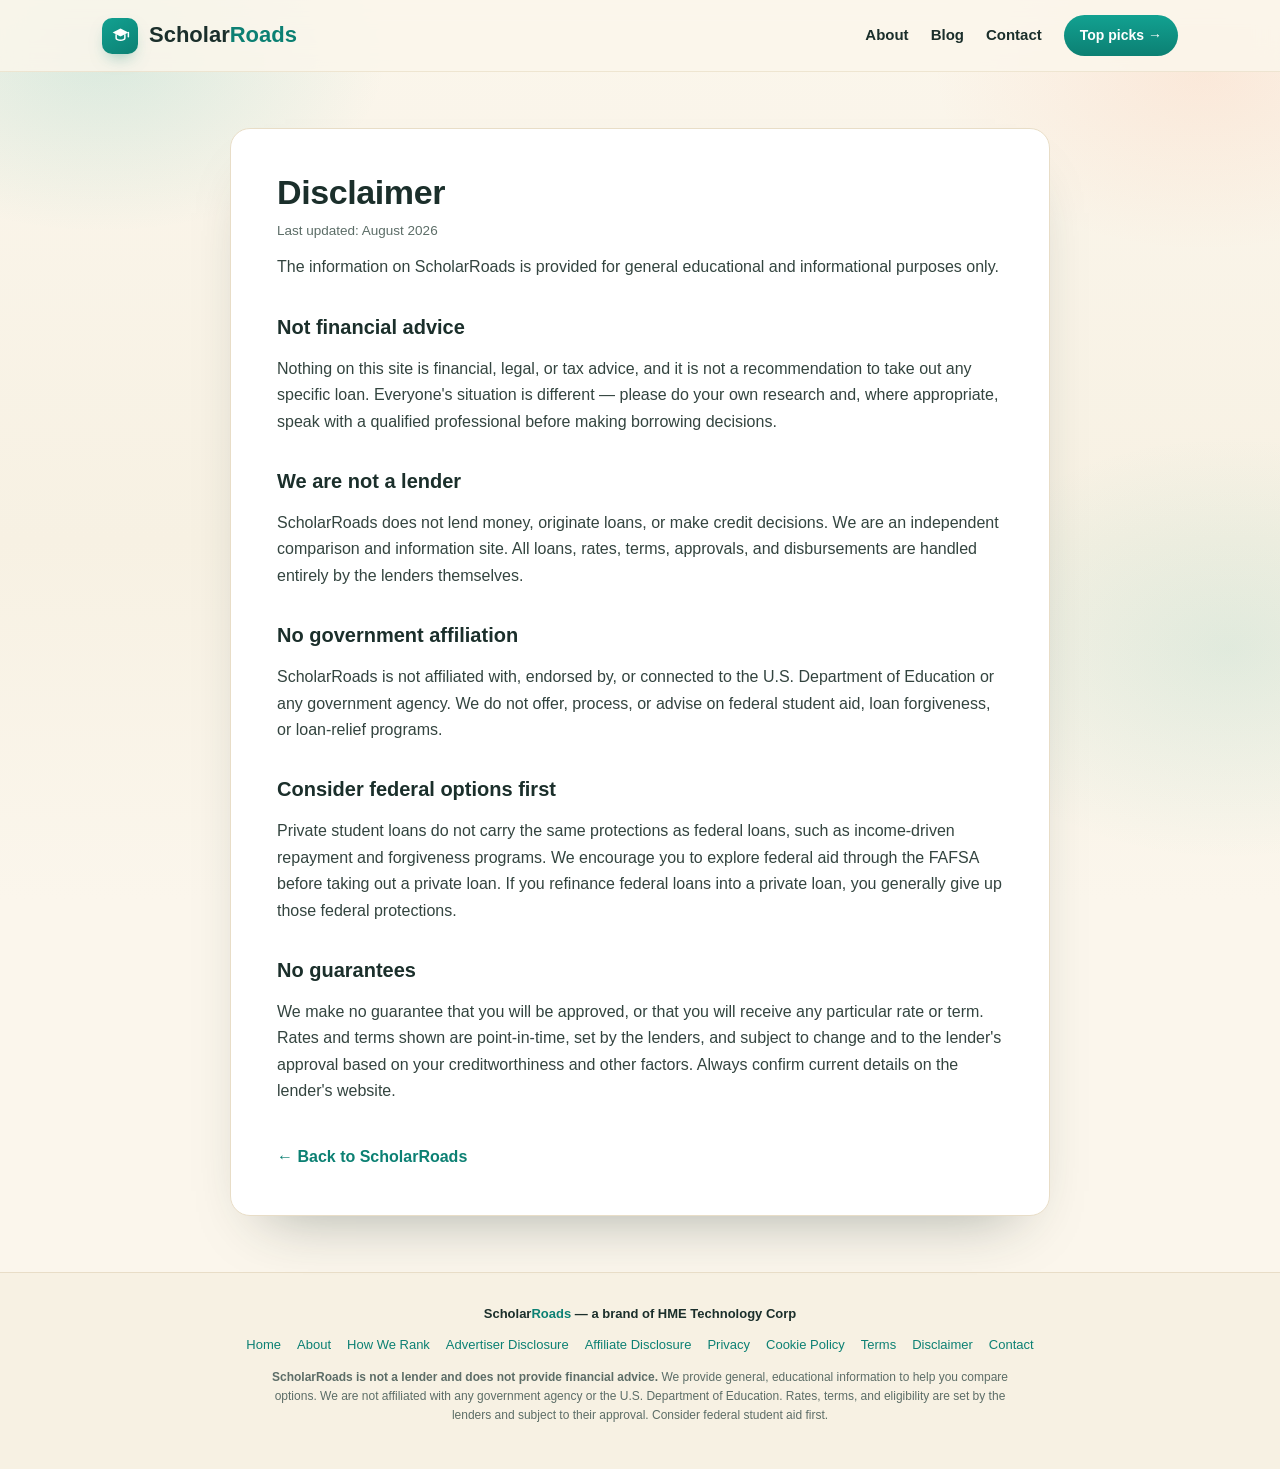
<file: disclaimer.html>
<!DOCTYPE html>
<html lang="en">
<head>
<meta charset="UTF-8" />
<meta name="viewport" content="width=device-width, initial-scale=1.0" />
<title>Disclaimer — ScholarRoads</title>
<meta name="description" content="Important disclaimers about ScholarRoads's content." />
<link rel="stylesheet" href="scholarroads.css" />
</head>
<body>
  <header class="topbar"><div class="inner">
    <a class="logo" href="index.html"><span class="mk"><svg viewBox="0 0 24 24" fill="none"><path d="M3 8.5L12 4l9 4.5-9 4.5-9-4.5z" fill="#fff"/><path d="M7 11v4c0 1.1 2.24 2.5 5 2.5s5-1.4 5-2.5v-4" stroke="#fff" stroke-width="1.7" fill="none" stroke-linecap="round"/><path d="M21 8.5v5" stroke="#fff" stroke-width="1.7" stroke-linecap="round"/></svg></span>Scholar<span>Roads</span></a>
    <nav class="topnav"><a href="about.html">About</a><a href="blog.html">Blog</a><a href="contact.html">Contact</a><a class="navcta" href="index.html#picks">Top picks →</a></nav>
  </div></header>
  <main class="wrap"><div class="page"><article class="doc">
    <h1>Disclaimer</h1>
    <p class="updated">Last updated: August 2026</p>
    <p>The information on ScholarRoads is provided for general educational and informational purposes only.</p>
    <h2>Not financial advice</h2>
    <p>Nothing on this site is financial, legal, or tax advice, and it is not a recommendation to take out any specific loan. Everyone's situation is different — please do your own research and, where appropriate, speak with a qualified professional before making borrowing decisions.</p>
    <h2>We are not a lender</h2>
    <p>ScholarRoads does not lend money, originate loans, or make credit decisions. We are an independent comparison and information site. All loans, rates, terms, approvals, and disbursements are handled entirely by the lenders themselves.</p>
    <h2>No government affiliation</h2>
    <p>ScholarRoads is not affiliated with, endorsed by, or connected to the U.S. Department of Education or any government agency. We do not offer, process, or advise on federal student aid, loan forgiveness, or loan-relief programs.</p>
    <h2>Consider federal options first</h2>
    <p>Private student loans do not carry the same protections as federal loans, such as income-driven repayment and forgiveness programs. We encourage you to explore federal aid through the FAFSA before taking out a private loan. If you refinance federal loans into a private loan, you generally give up those federal protections.</p>
    <h2>No guarantees</h2>
    <p>We make no guarantee that you will be approved, or that you will receive any particular rate or term. Rates and terms shown are point-in-time, set by the lenders, and subject to change and to the lender's approval based on your creditworthiness and other factors. Always confirm current details on the lender's website.</p>
    <a class="back" href="index.html">← Back to ScholarRoads</a>
  </article></div></main>
  <footer><div class="wrap">
    <div class="brandline">Scholar<span>Roads</span> — a brand of HME Technology Corp</div>
    <div class="legal"><a href="index.html">Home</a><a href="about.html">About</a><a href="methodology.html">How We Rank</a><a href="advertiser-disclosure.html">Advertiser Disclosure</a><a href="affiliate-disclosure.html">Affiliate Disclosure</a><a href="privacy.html">Privacy</a><a href="cookie.html">Cookie Policy</a><a href="terms.html">Terms</a><a href="disclaimer.html">Disclaimer</a><a href="contact.html">Contact</a></div>
    <p class="disc"><strong>ScholarRoads is not a lender and does not provide financial advice.</strong> We provide general, educational information to help you compare options. We are not affiliated with any government agency or the U.S. Department of Education. Rates, terms, and eligibility are set by the lenders and subject to their approval. Consider federal student aid first.</p>
  </div></footer>
</body>
</html>
</file>
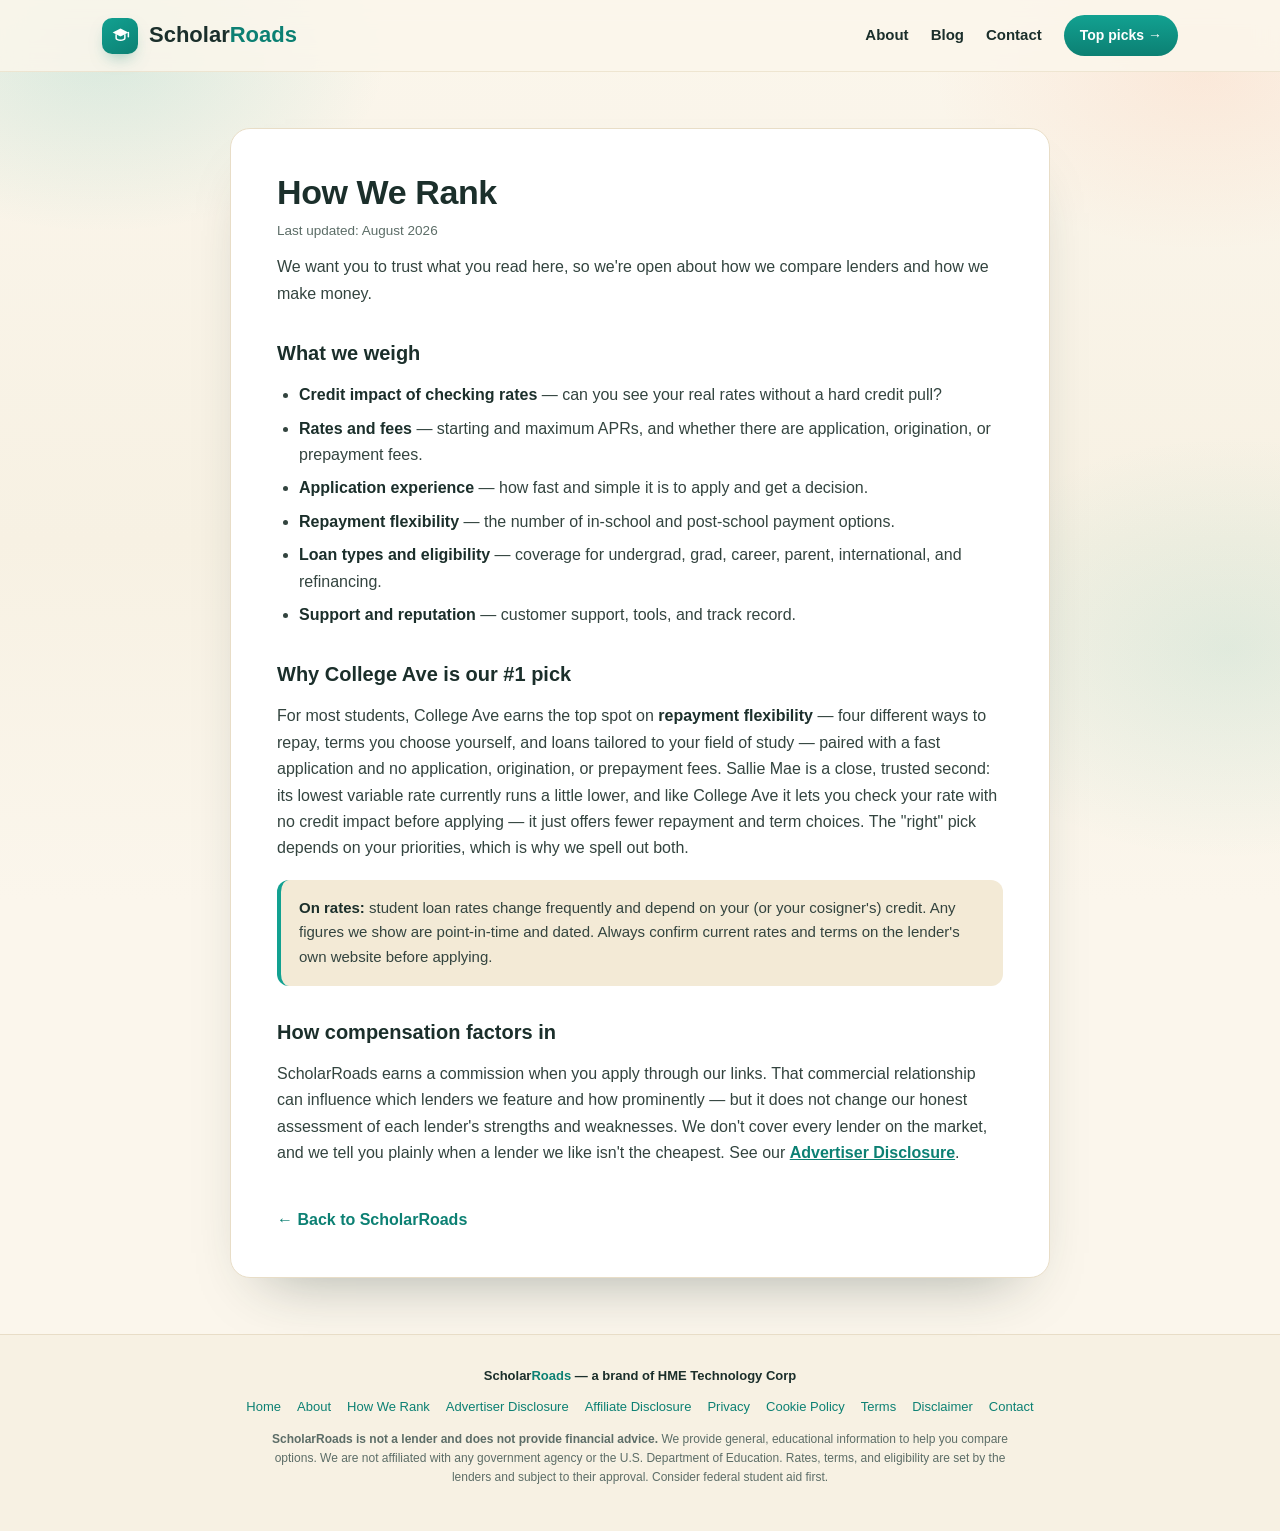
<file: methodology.html>
<!DOCTYPE html>
<html lang="en">
<head>
<meta charset="UTF-8" />
<meta name="viewport" content="width=device-width, initial-scale=1.0" />
<title>How We Rank — ScholarRoads</title>
<meta name="description" content="How ScholarRoads compares and ranks private student loan lenders." />
<link rel="stylesheet" href="scholarroads.css" />
</head>
<body>
  <header class="topbar"><div class="inner">
    <a class="logo" href="index.html"><span class="mk"><svg viewBox="0 0 24 24" fill="none"><path d="M3 8.5L12 4l9 4.5-9 4.5-9-4.5z" fill="#fff"/><path d="M7 11v4c0 1.1 2.24 2.5 5 2.5s5-1.4 5-2.5v-4" stroke="#fff" stroke-width="1.7" fill="none" stroke-linecap="round"/><path d="M21 8.5v5" stroke="#fff" stroke-width="1.7" stroke-linecap="round"/></svg></span>Scholar<span>Roads</span></a>
    <nav class="topnav"><a href="about.html">About</a><a href="blog.html">Blog</a><a href="contact.html">Contact</a><a class="navcta" href="index.html#picks">Top picks →</a></nav>
  </div></header>
  <main class="wrap"><div class="page"><article class="doc">
    <h1>How We Rank</h1>
    <p class="updated">Last updated: August 2026</p>
    <p>We want you to trust what you read here, so we're open about how we compare lenders and how we make money.</p>
    <h2>What we weigh</h2>
    <ul>
      <li><strong>Credit impact of checking rates</strong> — can you see your real rates without a hard credit pull?</li>
      <li><strong>Rates and fees</strong> — starting and maximum APRs, and whether there are application, origination, or prepayment fees.</li>
      <li><strong>Application experience</strong> — how fast and simple it is to apply and get a decision.</li>
      <li><strong>Repayment flexibility</strong> — the number of in-school and post-school payment options.</li>
      <li><strong>Loan types and eligibility</strong> — coverage for undergrad, grad, career, parent, international, and refinancing.</li>
      <li><strong>Support and reputation</strong> — customer support, tools, and track record.</li>
    </ul>
    <h2>Why College Ave is our #1 pick</h2>
    <p>For most students, College Ave earns the top spot on <strong>repayment flexibility</strong> — four different ways to repay, terms you choose yourself, and loans tailored to your field of study — paired with a fast application and no application, origination, or prepayment fees. Sallie Mae is a close, trusted second: its lowest variable rate currently runs a little lower, and like College Ave it lets you check your rate with no credit impact before applying — it just offers fewer repayment and term choices. The "right" pick depends on your priorities, which is why we spell out both.</p>
    <div class="callout"><p><strong>On rates:</strong> student loan rates change frequently and depend on your (or your cosigner's) credit. Any figures we show are point-in-time and dated. Always confirm current rates and terms on the lender's own website before applying.</p></div>
    <h2>How compensation factors in</h2>
    <p>ScholarRoads earns a commission when you apply through our links. That commercial relationship can influence which lenders we feature and how prominently — but it does not change our honest assessment of each lender's strengths and weaknesses. We don't cover every lender on the market, and we tell you plainly when a lender we like isn't the cheapest. See our <a href="advertiser-disclosure.html">Advertiser Disclosure</a>.</p>
    <a class="back" href="index.html">← Back to ScholarRoads</a>
  </article></div></main>
  <footer><div class="wrap">
    <div class="brandline">Scholar<span>Roads</span> — a brand of HME Technology Corp</div>
    <div class="legal"><a href="index.html">Home</a><a href="about.html">About</a><a href="methodology.html">How We Rank</a><a href="advertiser-disclosure.html">Advertiser Disclosure</a><a href="affiliate-disclosure.html">Affiliate Disclosure</a><a href="privacy.html">Privacy</a><a href="cookie.html">Cookie Policy</a><a href="terms.html">Terms</a><a href="disclaimer.html">Disclaimer</a><a href="contact.html">Contact</a></div>
    <p class="disc"><strong>ScholarRoads is not a lender and does not provide financial advice.</strong> We provide general, educational information to help you compare options. We are not affiliated with any government agency or the U.S. Department of Education. Rates, terms, and eligibility are set by the lenders and subject to their approval. Consider federal student aid first.</p>
  </div></footer>
</body>
</html>
</file>
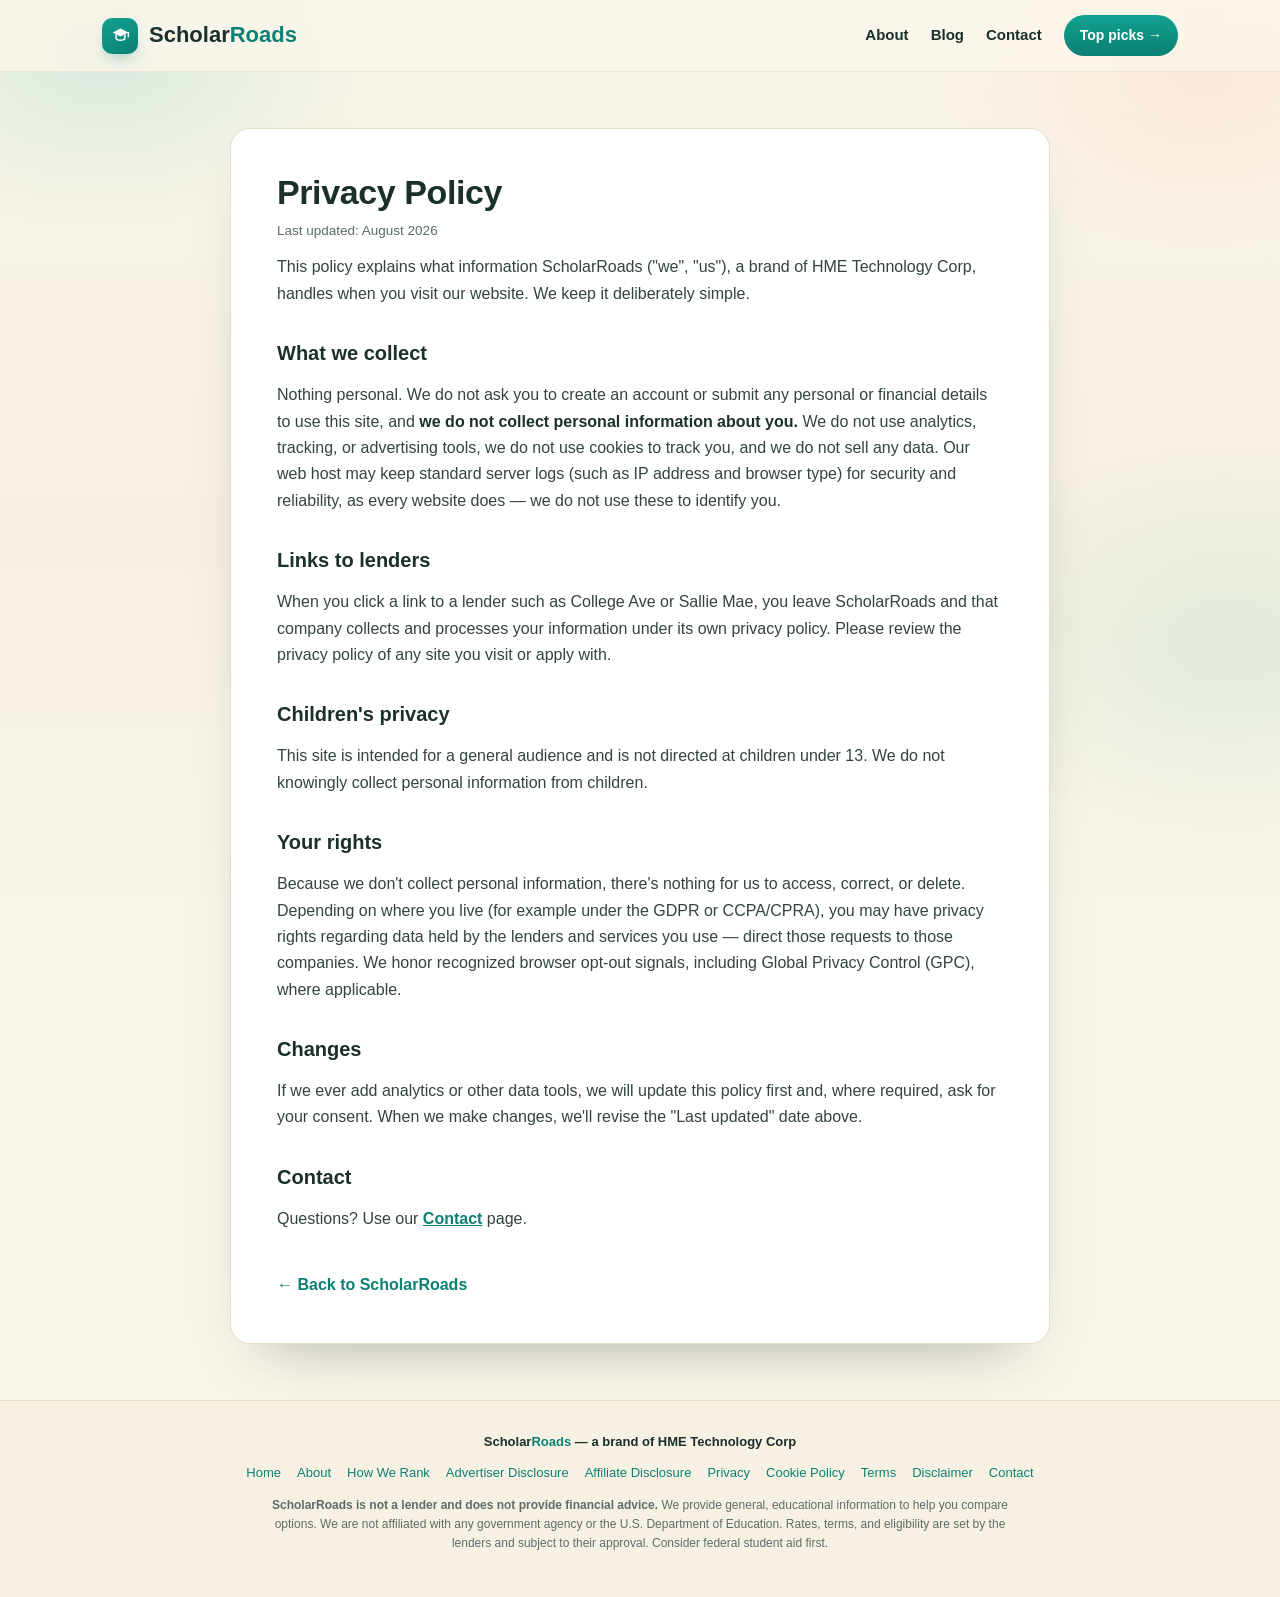
<file: privacy.html>
<!DOCTYPE html>
<html lang="en">
<head>
<meta charset="UTF-8" />
<meta name="viewport" content="width=device-width, initial-scale=1.0" />
<title>Privacy Policy — ScholarRoads</title>
<meta name="description" content="How ScholarRoads handles your data — the short version: we don't collect it." />
<link rel="stylesheet" href="scholarroads.css" />
</head>
<body>
  <header class="topbar"><div class="inner">
    <a class="logo" href="index.html"><span class="mk"><svg viewBox="0 0 24 24" fill="none"><path d="M3 8.5L12 4l9 4.5-9 4.5-9-4.5z" fill="#fff"/><path d="M7 11v4c0 1.1 2.24 2.5 5 2.5s5-1.4 5-2.5v-4" stroke="#fff" stroke-width="1.7" fill="none" stroke-linecap="round"/><path d="M21 8.5v5" stroke="#fff" stroke-width="1.7" stroke-linecap="round"/></svg></span>Scholar<span>Roads</span></a>
    <nav class="topnav"><a href="about.html">About</a><a href="blog.html">Blog</a><a href="contact.html">Contact</a><a class="navcta" href="index.html#picks">Top picks →</a></nav>
  </div></header>
  <main class="wrap"><div class="page"><article class="doc">
    <h1>Privacy Policy</h1>
    <p class="updated">Last updated: August 2026</p>
    <p>This policy explains what information ScholarRoads ("we", "us"), a brand of HME Technology Corp, handles when you visit our website. We keep it deliberately simple.</p>
    <h2>What we collect</h2>
    <p>Nothing personal. We do not ask you to create an account or submit any personal or financial details to use this site, and <strong>we do not collect personal information about you.</strong> We do not use analytics, tracking, or advertising tools, we do not use cookies to track you, and we do not sell any data. Our web host may keep standard server logs (such as IP address and browser type) for security and reliability, as every website does — we do not use these to identify you.</p>
    <h2>Links to lenders</h2>
    <p>When you click a link to a lender such as College Ave or Sallie Mae, you leave ScholarRoads and that company collects and processes your information under its own privacy policy. Please review the privacy policy of any site you visit or apply with.</p>
    <h2>Children's privacy</h2>
    <p>This site is intended for a general audience and is not directed at children under 13. We do not knowingly collect personal information from children.</p>
    <h2>Your rights</h2>
    <p>Because we don't collect personal information, there's nothing for us to access, correct, or delete. Depending on where you live (for example under the GDPR or CCPA/CPRA), you may have privacy rights regarding data held by the lenders and services you use — direct those requests to those companies. We honor recognized browser opt-out signals, including Global Privacy Control (GPC), where applicable.</p>
    <h2>Changes</h2>
    <p>If we ever add analytics or other data tools, we will update this policy first and, where required, ask for your consent. When we make changes, we'll revise the "Last updated" date above.</p>
    <h2>Contact</h2>
    <p>Questions? Use our <a href="contact.html">Contact</a> page.</p>
    <a class="back" href="index.html">← Back to ScholarRoads</a>
  </article></div></main>
  <footer><div class="wrap">
    <div class="brandline">Scholar<span>Roads</span> — a brand of HME Technology Corp</div>
    <div class="legal"><a href="index.html">Home</a><a href="about.html">About</a><a href="methodology.html">How We Rank</a><a href="advertiser-disclosure.html">Advertiser Disclosure</a><a href="affiliate-disclosure.html">Affiliate Disclosure</a><a href="privacy.html">Privacy</a><a href="cookie.html">Cookie Policy</a><a href="terms.html">Terms</a><a href="disclaimer.html">Disclaimer</a><a href="contact.html">Contact</a></div>
    <p class="disc"><strong>ScholarRoads is not a lender and does not provide financial advice.</strong> We provide general, educational information to help you compare options. We are not affiliated with any government agency or the U.S. Department of Education. Rates, terms, and eligibility are set by the lenders and subject to their approval. Consider federal student aid first.</p>
  </div></footer>
</body>
</html>
</file>
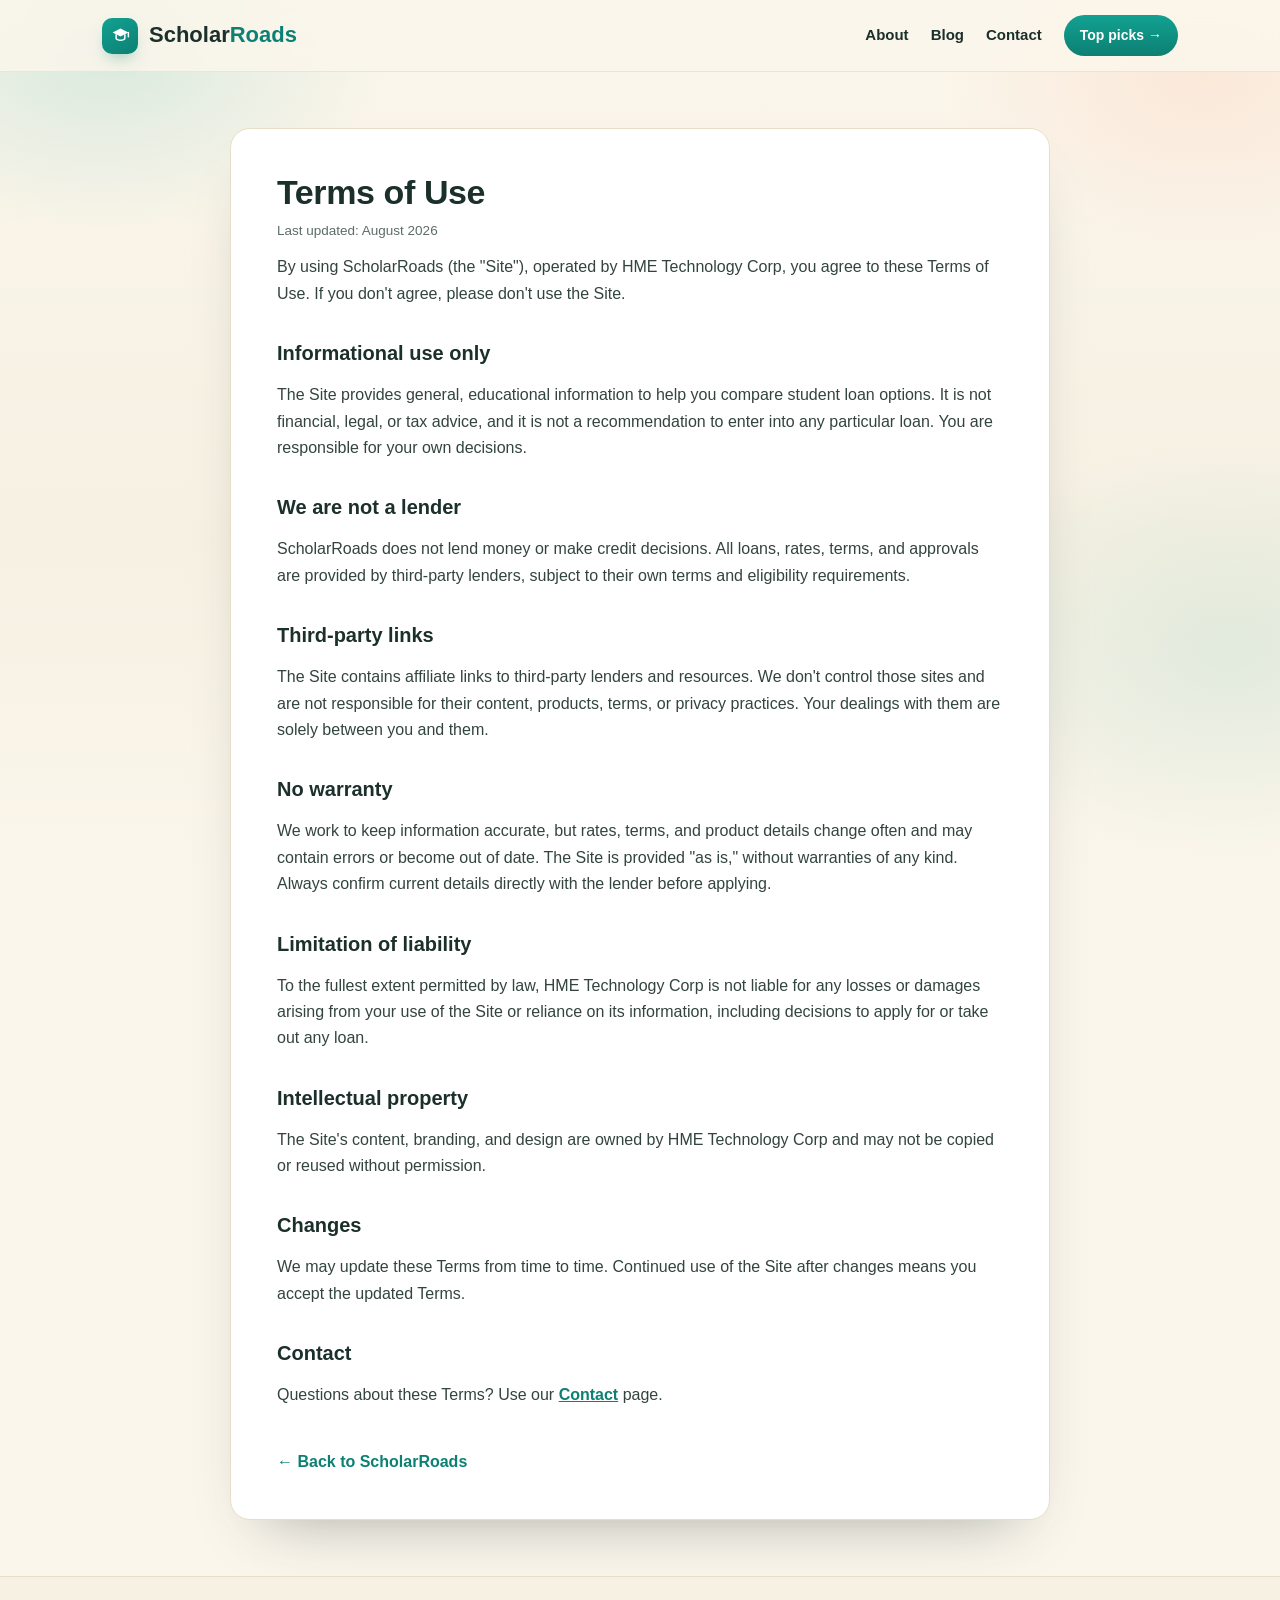
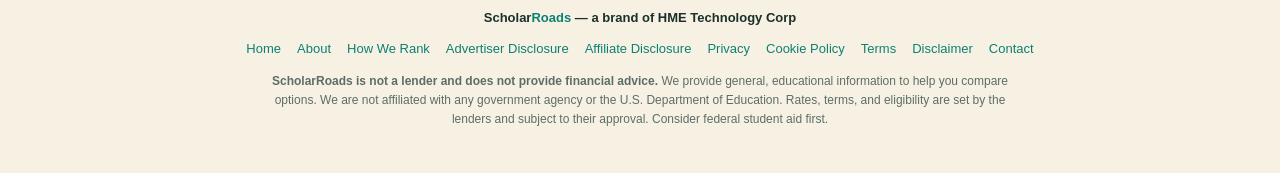
<file: terms.html>
<!DOCTYPE html>
<html lang="en">
<head>
<meta charset="UTF-8" />
<meta name="viewport" content="width=device-width, initial-scale=1.0" />
<title>Terms of Use — ScholarRoads</title>
<meta name="description" content="The terms that govern your use of ScholarRoads." />
<link rel="stylesheet" href="scholarroads.css" />
</head>
<body>
  <header class="topbar"><div class="inner">
    <a class="logo" href="index.html"><span class="mk"><svg viewBox="0 0 24 24" fill="none"><path d="M3 8.5L12 4l9 4.5-9 4.5-9-4.5z" fill="#fff"/><path d="M7 11v4c0 1.1 2.24 2.5 5 2.5s5-1.4 5-2.5v-4" stroke="#fff" stroke-width="1.7" fill="none" stroke-linecap="round"/><path d="M21 8.5v5" stroke="#fff" stroke-width="1.7" stroke-linecap="round"/></svg></span>Scholar<span>Roads</span></a>
    <nav class="topnav"><a href="about.html">About</a><a href="blog.html">Blog</a><a href="contact.html">Contact</a><a class="navcta" href="index.html#picks">Top picks →</a></nav>
  </div></header>
  <main class="wrap"><div class="page"><article class="doc">
    <h1>Terms of Use</h1>
    <p class="updated">Last updated: August 2026</p>
    <p>By using ScholarRoads (the "Site"), operated by HME Technology Corp, you agree to these Terms of Use. If you don't agree, please don't use the Site.</p>
    <h2>Informational use only</h2>
    <p>The Site provides general, educational information to help you compare student loan options. It is not financial, legal, or tax advice, and it is not a recommendation to enter into any particular loan. You are responsible for your own decisions.</p>
    <h2>We are not a lender</h2>
    <p>ScholarRoads does not lend money or make credit decisions. All loans, rates, terms, and approvals are provided by third-party lenders, subject to their own terms and eligibility requirements.</p>
    <h2>Third-party links</h2>
    <p>The Site contains affiliate links to third-party lenders and resources. We don't control those sites and are not responsible for their content, products, terms, or privacy practices. Your dealings with them are solely between you and them.</p>
    <h2>No warranty</h2>
    <p>We work to keep information accurate, but rates, terms, and product details change often and may contain errors or become out of date. The Site is provided "as is," without warranties of any kind. Always confirm current details directly with the lender before applying.</p>
    <h2>Limitation of liability</h2>
    <p>To the fullest extent permitted by law, HME Technology Corp is not liable for any losses or damages arising from your use of the Site or reliance on its information, including decisions to apply for or take out any loan.</p>
    <h2>Intellectual property</h2>
    <p>The Site's content, branding, and design are owned by HME Technology Corp and may not be copied or reused without permission.</p>
    <h2>Changes</h2>
    <p>We may update these Terms from time to time. Continued use of the Site after changes means you accept the updated Terms.</p>
    <h2>Contact</h2>
    <p>Questions about these Terms? Use our <a href="contact.html">Contact</a> page.</p>
    <a class="back" href="index.html">← Back to ScholarRoads</a>
  </article></div></main>
  <footer><div class="wrap">
    <div class="brandline">Scholar<span>Roads</span> — a brand of HME Technology Corp</div>
    <div class="legal"><a href="index.html">Home</a><a href="about.html">About</a><a href="methodology.html">How We Rank</a><a href="advertiser-disclosure.html">Advertiser Disclosure</a><a href="affiliate-disclosure.html">Affiliate Disclosure</a><a href="privacy.html">Privacy</a><a href="cookie.html">Cookie Policy</a><a href="terms.html">Terms</a><a href="disclaimer.html">Disclaimer</a><a href="contact.html">Contact</a></div>
    <p class="disc"><strong>ScholarRoads is not a lender and does not provide financial advice.</strong> We provide general, educational information to help you compare options. We are not affiliated with any government agency or the U.S. Department of Education. Rates, terms, and eligibility are set by the lenders and subject to their approval. Consider federal student aid first.</p>
  </div></footer>
</body>
</html>
</file>
<file: scholarroads.css>
/* ScholarRoads — shared styles for content pages (teal + cream) */
:root{
  --teal:#12a191; --teal-d:#0c8073; --teal-l:#57c6ba;
  --cream:#fbf6ec; --cream-2:#f3ead6; --ink:#1b2f2b; --muted:#5c6d67;
  --coral:#ff8a5b; --gold:#e9b24a; --line:#e8ddc7; --radius:20px; --max:900px;
}
*{box-sizing:border-box;margin:0;padding:0}
html{scroll-behavior:smooth}
body{color:var(--ink);background:var(--cream);
  font-family:-apple-system,BlinkMacSystemFont,"Segoe UI",Roboto,Helvetica,Arial,sans-serif;
  line-height:1.65;-webkit-font-smoothing:antialiased;overflow-x:hidden;
  display:flex;flex-direction:column;min-height:100vh}
body::before{content:"";position:fixed;inset:0;z-index:0;pointer-events:none;
  background:
    radial-gradient(36% 32% at 8% 6%, rgba(18,161,145,.14), transparent 62%),
    radial-gradient(34% 32% at 94% 8%, rgba(255,138,91,.12), transparent 62%),
    radial-gradient(38% 38% at 96% 72%, rgba(18,161,145,.10), transparent 62%),
    linear-gradient(180deg,#fbf6ec 0%, #f7f1e3 60%, #fbf6ec 100%)}
.wrap{position:relative;z-index:1;max-width:var(--max);margin:0 auto;padding:0 22px}
a{color:var(--teal-d);text-decoration:none} a:hover{color:var(--teal)}

.topbar{position:sticky;top:0;z-index:20;background:rgba(251,246,236,.85);
  backdrop-filter:blur(12px);border-bottom:1px solid rgba(232,221,199,.7)}
.topbar .inner{max-width:1120px;margin:0 auto;padding:15px 22px;display:flex;align-items:center;justify-content:space-between}
.logo{display:flex;align-items:center;gap:0;font-weight:800;font-size:22px;color:var(--ink)}
.logo .mk{width:36px;height:36px;border-radius:10px;margin-right:11px;background:linear-gradient(150deg,var(--teal),var(--teal-d));
  display:flex;align-items:center;justify-content:center;flex:0 0 auto;box-shadow:0 8px 18px -8px rgba(12,128,115,.6)}
.logo .mk svg{width:21px;height:21px}
.logo span{color:var(--teal-d)}
.logo:hover{color:var(--ink)}
.topbar .btn{display:inline-flex;align-items:center;gap:6px;background:#fff;border:1.5px solid var(--line);
  color:var(--ink);font-weight:700;font-size:14px;padding:9px 16px;border-radius:999px}
.topbar .btn:hover{border-color:var(--teal-l);color:var(--ink)}
.topnav{display:flex;align-items:center;gap:22px}
.topnav a{font-weight:700;font-size:15px;color:var(--ink)}
.topnav a:hover{color:var(--teal-d)}
.topnav .navcta{display:inline-flex;align-items:center;gap:8px;background:linear-gradient(180deg,var(--teal),var(--teal-d));
  color:#fff;padding:9px 16px;border-radius:999px;font-size:14px}
.topnav .navcta:hover{color:#fff;transform:translateY(-1px);transition:.15s}
@media(max-width:640px){.topnav a:not(.navcta){display:none}}

main.wrap{position:relative;z-index:1;flex:1 0 auto;display:flex;flex-direction:column;padding:56px 22px 56px}
.page{display:block;margin:auto 0}
.doc{max-width:820px;margin:0 auto;background:#fff;border:1px solid var(--line);border-radius:var(--radius);
  padding:44px 46px;box-shadow:0 30px 60px -34px rgba(27,47,43,.4)}
@media(max-width:560px){.doc{padding:30px 22px}}
.doc h1{font-size:34px;font-weight:800;letter-spacing:-.4px;color:var(--ink);line-height:1.15}
.doc .updated{color:var(--muted);font-size:13.5px;margin-top:8px}
.doc h2{font-size:20px;font-weight:800;margin:30px 0 8px;color:var(--ink)}
.doc p{color:#33443f;font-size:16px;margin:12px 0}
.doc ul{margin:12px 0 12px 22px;color:#33443f;font-size:16px}
.doc li{margin:7px 0}
.doc strong{color:var(--ink)}
.doc a{font-weight:600;text-decoration:underline}
.doc .back{display:inline-block;margin-top:28px;font-weight:700;text-decoration:none;color:var(--teal-d)}
.callout{background:var(--cream-2);border-left:4px solid var(--teal);border-radius:12px;padding:16px 18px;margin:18px 0}
.callout p{margin:0;font-size:15px;color:#33443f}

footer{position:relative;z-index:1;border-top:1px solid var(--line);padding:30px 0 44px;text-align:center;color:var(--muted);font-size:13px;background:rgba(243,234,214,.4)}
footer .brandline{font-weight:800;color:var(--ink);margin-bottom:10px}
footer .brandline span{color:var(--teal-d)}
footer .legal{display:flex;gap:14px 16px;justify-content:center;flex-wrap:wrap;margin-bottom:12px}
footer .disc{max-width:770px;margin:10px auto 0;font-size:12px;line-height:1.6}
</file>
